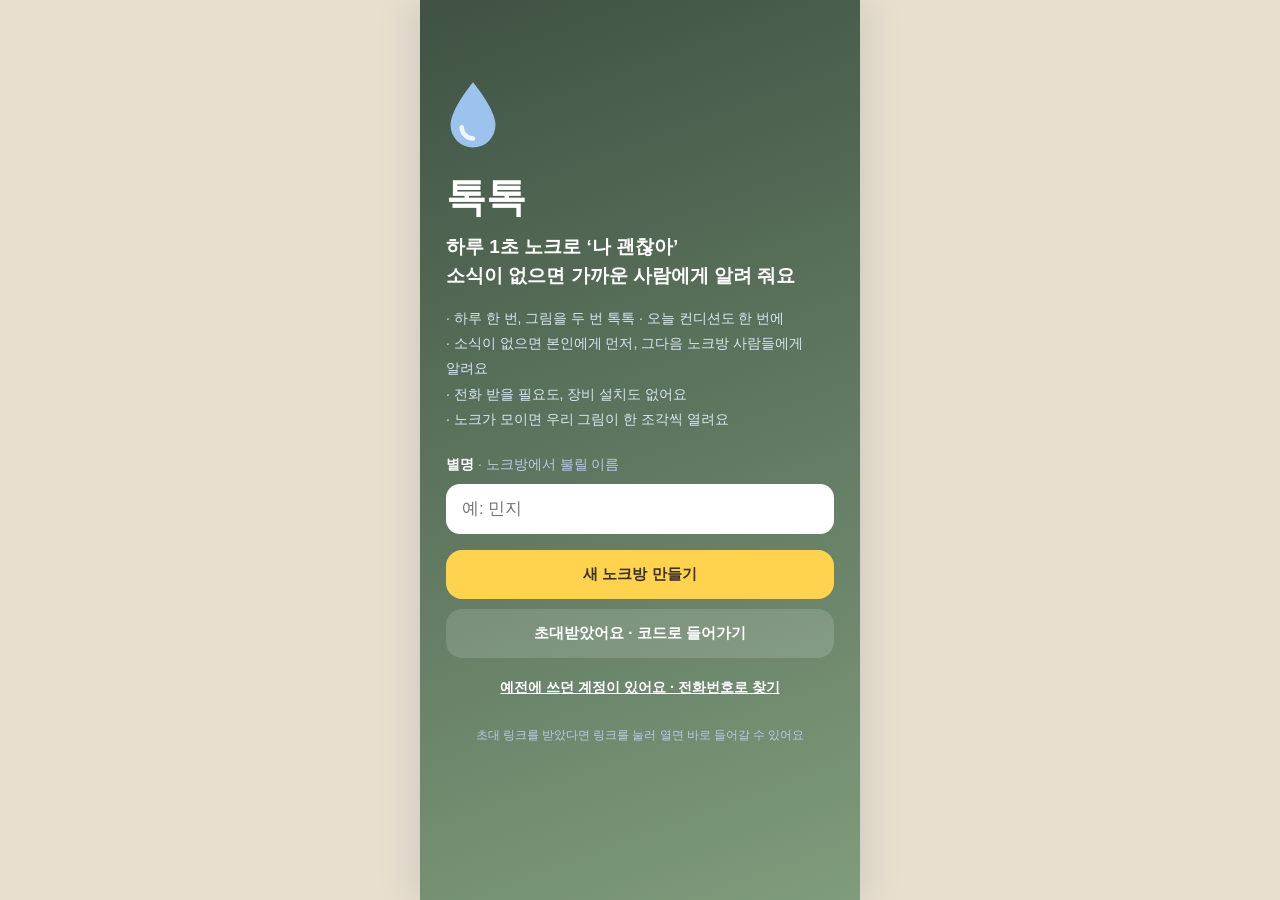
<file: index.html>
<!doctype html>
<html lang="ko">
<head>
<meta charset="utf-8">
<meta name="viewport" content="width=device-width, initial-scale=1, viewport-fit=cover, user-scalable=no">
<meta name="theme-color" content="#14284b">
<title>톡톡</title>
<link rel="icon" type="image/svg+xml" href="./favicon.svg?v=12">
<link rel="manifest" href="./manifest.webmanifest?v=11">
<link rel="apple-touch-icon" href="./icon-180.png?v=11">
<meta name="apple-mobile-web-app-capable" content="yes">
<meta name="mobile-web-app-capable" content="yes">
<meta name="apple-mobile-web-app-status-bar-style" content="default">
<meta name="apple-mobile-web-app-title" content="톡톡">
<meta name="description" content="하루 1초 노크로 가까운 사람과 오늘을 주고받는 안부 앱">
<meta property="og:type" content="website">
<meta property="og:title" content="톡톡 · 하루 1초 안부">
<meta property="og:description" content="하루 한 번 두 번 톡톡, 가까운 사람과 ‘오늘도 괜찮아’를 주고받아요. 소식이 없으면 먼저 알려 줘요.">
<meta property="og:image" content="https://chulheelim30-cmyk.github.io/ttokttok/og.png">
<meta property="og:url" content="https://chulheelim30-cmyk.github.io/ttokttok/">
<meta name="twitter:card" content="summary_large_image">
<link rel="stylesheet" href="./app-21865120.css">
<script src="./kakao.js?v=1"></script>
<script type="module" src="./app-708468b4.js?v=9"></script>
<script src="./pwa.js?v=2" defer></script>
<script src="./back.js?v=2" defer></script>
<script src="./push.js?v=4" defer></script>
<script src="./mood.js?v=10" defer></script><script src="./ptr.js?v=4" defer></script>
<script src="./rooms.js?v=33" defer></script>
<script src="./account.js?v=1" defer></script>
<script src="./qrlib.js?v=1" defer></script><script src="./qr.js?v=1" defer></script><script src="./help.js?v=4" defer></script><script src="./lang.js?v=1" defer></script>
<script src="./anim.js?v=10" defer></script>
<script src="./easy.js?v=1" defer></script><script src="./puzzle.js?v=5" defer></script>
<style>
.pic-btn{display:block;width:100%;border:0;padding:0;margin-top:10px;cursor:pointer;touch-action:manipulation;-webkit-tap-highlight-color:transparent;box-shadow:0 10px 26px rgba(20,40,75,.16);font:inherit}
.board-in{position:absolute;inset:0}
.board-in>img{position:absolute;inset:0;width:100%;height:100%;object-fit:cover;display:block}
.pic-chip{position:absolute;left:10px;top:10px;background:rgba(20,40,75,.85);color:#fff;border-radius:999px;padding:5px 11px;font-size:12.5px;font-weight:800;pointer-events:none}
.pic-btn .ripple{inset:auto;left:50%;top:50%;width:110px;height:110px;margin:-55px 0 0 -55px;border:4px solid #ffd34d;border-radius:50%}
.grid .open.flash{animation:flb 1.1s ease-out forwards}
@keyframes flb{0%{opacity:1;transform:scale(1);background:#ffd34d}55%{opacity:.95;transform:scale(1.08);background:#ffd34d}100%{opacity:0;transform:scale(.6);background:#ffd34d}}
.knock-head{font-size:20px;font-weight:900;color:var(--navy);text-align:center}
.knockwrap .cap{margin-top:6px}
.kdots{display:grid;grid-template-columns:repeat(15,minmax(0,1fr));gap:5px;margin-top:10px}
.kdots i{display:block;aspect-ratio:1;border-radius:50%;background:#e3e9f2}
.kdots i.on{background:var(--navy)}
.kdots i.me{box-shadow:0 0 0 2px #fff,0 0 0 3px var(--gold)}
.kdots i.me.on{background:var(--gold)}
.th.blur img{filter:blur(9px) saturate(.8);transform:scale(1.2)}
.th.blur .lock{background:rgba(223,231,241,.45);color:#14284b}
.plus-card{display:block;width:calc(100% - 28px);border:0;background:linear-gradient(135deg,#14284b,#1f5fa8);font:inherit;cursor:pointer}
.plus-hero{background:linear-gradient(135deg,#14284b,#1f5fa8);border-radius:20px;padding:20px 18px;color:#fff}
.plus-badge{display:inline-block;background:#ffd34d;color:#14284b;font-size:12px;font-weight:900;border-radius:999px;padding:4px 10px}
.plus-h{font-size:24px;font-weight:900;line-height:1.3;margin-top:10px}
.plus-s{font-size:13px;color:#dbe6f4;margin-top:6px}
.plus-f{display:flex;gap:12px;align-items:flex-start;background:#fff;border-radius:14px;padding:12px 14px;margin-top:8px}
.plus-f>b{width:24px;height:24px;flex:none;border-radius:50%;background:#e7f0fb;color:var(--blue);display:flex;align-items:center;justify-content:center;font-size:13px}
.plus-f>b.ok{background:#e4f5ec;color:var(--ok)}
.plus-f .t1{font-size:14px}
.plus-price{display:flex;flex-direction:column;align-items:center;gap:2px;margin:16px 0 10px;text-align:center}
.plus-price b{font-size:20px;color:var(--navy)}
.plus-price span{font-size:12px;color:var(--mut)}
.plus-go{background:#ffd34d;color:#14284b}
.plus-go:disabled{background:#e3e9f2;color:var(--mut)}
.thb{display:block;width:100%;border:0;padding:0;background:none;font:inherit;cursor:pointer;text-align:center}
.pv{position:relative;aspect-ratio:6/5;border-radius:18px;overflow:hidden;background:#dfe7f1}
.pv img{position:absolute;inset:0;width:100%;height:100%;object-fit:cover;display:block}
.pv img.pv-blur{filter:blur(14px) saturate(.8);transform:scale(1.2)}
.vbadge{width:15px;height:15px;vertical-align:-2px;margin-left:3px;display:inline-block}
.gold-chip{position:absolute;right:10px;top:10px;background:rgba(255,211,77,.95);color:#14284b;border-radius:999px;padding:5px 10px;font-size:12px;font-weight:800;pointer-events:none}
.grid .open.gold{opacity:1;transform:none;background:transparent;box-shadow:inset 0 0 0 3px #ffd34d;display:flex;align-items:flex-start;justify-content:flex-end}
.grid .open.gold.flash{animation:none}
.gstar{font-style:normal;color:#ffd34d;font-size:13px;line-height:1;margin:3px 4px 0 0;text-shadow:0 1px 2px rgba(20,40,75,.6)}
.gold-burst{width:84px;height:84px;margin:6px auto 0;border-radius:50%;background:radial-gradient(circle at 35% 30%,#ffe9a0,#e0a92e);color:#fff;font-size:44px;line-height:84px;box-shadow:0 0 0 10px rgba(255,211,77,.25),0 10px 26px rgba(224,169,46,.45)}
.gold-h{font-size:24px;font-weight:900;color:var(--navy);margin-top:14px}
.rel .beta-only{display:none!important}
.board-in>video,.pv video{position:absolute;inset:0;width:100%;height:100%;object-fit:cover;display:block}
.th video{width:100%;height:100%;object-fit:cover;display:block}
.th.blur video{filter:blur(9px) saturate(.8);transform:scale(1.2)}
.pv video.pv-blur{filter:blur(14px) saturate(.8);transform:scale(1.2)}
/* ===== 종이 테마 + 풍년이 ===== */
:root{--paper:#fbf8f2;--ink:#23324a;--marker:#ff8a3d}
html,body{background:#ece6da;color:var(--ink)}
#app{background:var(--paper)}
.logo{font-weight:800;font-size:21px;color:var(--ink)}
#logoDrop{display:none}
.paw-logo{width:28px;height:28px;flex:none;transform:rotate(-8deg)}
.card{background:#fff;border-radius:14px;box-shadow:0 2px 8px rgba(35,50,74,.08)}
.card.plus-card{background:linear-gradient(135deg,#14284b,#1f5fa8)}
.card.plus-card .t3{color:#dbe6f4}
.chip{background:#fff2b8;color:var(--ink)}
.chip.g{background:#dcf3e5;color:#1e6b44}
.chip.y{background:#ffe3ea;color:#8a3550}
.nav{background:#fff}
.nav button.on{color:#b4480b}
.day-line{font-size:14px;font-weight:600;color:#6a7a92;padding:6px 22px 0 22px}
.polaroid{position:relative;margin:18px 20px 8px;padding:12px 12px 14px;border-radius:4px;transform:rotate(.8deg);box-shadow:0 4px 12px rgba(35,50,74,.14)}
.polaroid .pic-btn{border-radius:2px;box-shadow:none;margin-top:8px}
.polaroid .tape{position:absolute;top:-9px;width:68px;height:20px;z-index:2;pointer-events:none}
.polaroid .t1a{left:30px;background:rgba(255,224,102,.8);transform:rotate(-9deg)}
.polaroid .t2a{right:28px;background:rgba(255,209,224,.85);transform:rotate(8deg)}
.pic-chip{background:#fff2b8;color:var(--ink);border-radius:4px}
.ok-stamp{position:absolute;right:-6px;bottom:-14px;z-index:5;width:74px;height:74px;border:3px dashed #ff7b95;border-radius:50%;color:#e2506e;font-weight:800;font-size:13px;line-height:1;text-align:center;display:none;flex-direction:column;align-items:center;justify-content:center;gap:1px;transform:rotate(-14deg);background:rgba(255,255,255,.85);pointer-events:none}
.ok-stamp svg{width:36px;height:36px;opacity:.9}
.polaroid.done .ok-stamp{display:flex;animation:okst .45s cubic-bezier(.2,.9,.3,1.3) .9s both}
@keyframes okst{0%{opacity:0;transform:scale(2.2) rotate(-25deg)}60%{opacity:1;transform:scale(.92) rotate(-12deg)}100%{opacity:1;transform:scale(1) rotate(-14deg)}}
.knockwrap{margin-top:6px}
.pung{position:relative;display:flex;align-items:flex-end;gap:2px;padding:0 18px 0 14px;width:100%;box-sizing:border-box}
.pung-cat{width:120px;height:110px;flex:none;overflow:visible}
.pung-talk{flex:1;padding-bottom:16px;text-align:left}
.pung-name{font-size:13px;font-weight:700;color:#6a7a92;margin:0 0 3px 6px}
.pung-say.knock-head{display:inline-block;background:#fff;border:2px solid var(--ink);border-radius:16px 16px 16px 4px;padding:6px 14px;font-size:18px;font-weight:800;color:var(--ink);text-align:left}
.knockwrap .cap{margin-top:4px}
/* 풍년이: 기본 상태 */
.pung .eye-focus,.pung .eye-happy,.pung .mouth-happy,.pung .arm-up,.pung .impact{display:none}
.pung .blush{opacity:0;transition:opacity .3s}
.pung .ear-l{transform-origin:76px 104px}.pung .ear-r{transform-origin:124px 104px}
.pung .tail{transform-origin:142px 168px}
/* 1) 두드리는 순간: 눈 집중, 앞발 쭉, 톡! */
.pung.tap .eye-open,.pung.tap .arm-rest{display:none}
.pung.tap .eye-focus,.pung.tap .arm-up,.pung.tap .impact{display:inline}
.pung.tap .arm-up{animation:pawhit .32s ease-out;transform-origin:130px 124px}
.pung.tap .impact{animation:impact .4s ease-out both}
.pung.tap .ear-l{animation:earl .3s ease-out}.pung.tap .ear-r{animation:earr .3s ease-out}
@keyframes pawhit{0%{transform:rotate(18deg)}45%{transform:rotate(-10deg) translateX(3px)}100%{transform:rotate(0)}}
@keyframes impact{0%{opacity:0;transform:scale(.6)}30%{opacity:1;transform:scale(1.1)}100%{opacity:0;transform:scale(1)}}
@keyframes earl{50%{transform:rotate(-12deg)}}@keyframes earr{50%{transform:rotate(12deg)}}
/* 2) 노크 완료: 웃는 눈, 볼 빨개짐, 꼬리 살랑 */
.pung.done:not(.tap) .eye-open,.pung.done:not(.tap) .mouth-rest{display:none}
.pung.done:not(.tap) .eye-happy,.pung.done:not(.tap) .mouth-happy{display:inline}
.pung.done .blush{opacity:.8}
.pung.done .tail{animation:wag 1.8s ease-in-out infinite}
@keyframes wag{0%,100%{transform:rotate(0)}50%{transform:rotate(-14deg)}}
/* 3) 하트가 앞발에서 그림 쪽으로 */
.fly-heart{position:absolute;left:118px;bottom:78px;width:26px;height:24px;opacity:0;pointer-events:none}
.fly-heart svg{width:100%;height:100%;display:block}
.fly-heart.h2{width:17px;height:16px}.fly-heart.h3{width:13px;height:12px}
.pung.hearts .h1{animation:fly1 1.15s cubic-bezier(.3,.7,.4,1) forwards}
.pung.hearts .h2{animation:fly2 1.05s cubic-bezier(.3,.7,.4,1) .12s forwards}
.pung.hearts .h3{animation:fly3 .95s cubic-bezier(.3,.7,.4,1) .22s forwards}
@keyframes fly1{0%{opacity:0;transform:translate(0,0) scale(.3)}15%{opacity:1;transform:translate(6px,-10px) scale(1.15)}100%{opacity:0;transform:translate(70px,-170px) scale(.9) rotate(12deg)}}
@keyframes fly2{0%{opacity:0;transform:translate(0,0) scale(.3)}20%{opacity:1}100%{opacity:0;transform:translate(26px,-140px) scale(1) rotate(-14deg)}}
@keyframes fly3{0%{opacity:0;transform:translate(0,0) scale(.3)}20%{opacity:1}100%{opacity:0;transform:translate(104px,-120px) scale(1) rotate(20deg)}}
.kdots i.me.on{background:#ffb3c7}
@media (prefers-reduced-motion:reduce){.pung *,.fly-heart,.ok-stamp{animation:none!important}}
.about{padding:4px 20px 0}
.about-hero{display:flex;align-items:center;gap:10px;background:#fff;border-radius:16px;padding:12px 14px;box-shadow:0 2px 8px rgba(35,50,74,.08)}
.about-hero svg{width:96px;height:96px;flex:none}
.about-h{font-size:22px;font-weight:800;color:var(--ink)}
.about-s{font-size:15px;color:#4a5a72;margin-top:4px}
.about-sec{font-size:17px;font-weight:800;color:var(--ink);margin:22px 2px 8px}
.about-steps{margin:0;padding:0 0 0 22px}
.about-steps li{margin:0 0 12px;color:var(--ink)}
.about-steps li b{display:block;font-size:16px}
.about-steps li span{display:block;font-size:14.5px;color:#4a5a72;line-height:1.55;margin-top:2px}
.about-story{background:#fff;border-radius:14px;padding:6px 16px;box-shadow:0 2px 8px rgba(35,50,74,.06)}
.about-story p{font-size:15px;line-height:1.75;color:#2f3d55;margin:12px 0}
.about-sign{text-align:right;font-weight:700;color:#6a7a92!important}
.emo-grid{display:grid;grid-template-columns:repeat(4,minmax(0,1fr));gap:8px}
.emo{border-radius:12px;padding:6px 2px 8px;display:flex;flex-direction:column;align-items:center;border:1.5px solid #e2e7ef}
.emo svg{width:64px;height:64px}
.emo b{font-size:12px;color:var(--ink);text-align:center;line-height:1.2;margin-top:2px}
.about-note{font-size:13px;color:#6a7a92;margin-top:18px;line-height:1.6}
.about-note a{color:#2a5fb5}
.about-link{display:block;width:calc(100% - 32px);background:none;border:0;text-decoration:underline;color:#6a7a92;padding:10px 0}
</style>
<link rel="stylesheet" href="./theme.css?v=8">
</head>
<body>
<div id="app">

<!-- 노크 -->
<section class="view" id="v-knock">
<div class="day-line" id="dayLine"></div>
<div class="top"><div class="logo"><span id="logoDrop"></span><svg class="paw-logo" viewBox="0 0 120 120" aria-hidden="true"><path d="M60 60C72 60 83 67 86 78C89 89 84 98 76 96C71 95 67 101 60 101C53 101 49 95 44 96C36 98 31 89 34 78C37 67 48 60 60 60Z" fill="#ffb3c7" stroke="#23324a" stroke-width="6" stroke-linejoin="round"/><ellipse cx="30" cy="45" rx="9" ry="11" transform="rotate(-22 30 45)" fill="#ffb3c7" stroke="#23324a" stroke-width="5.5"/><ellipse cx="49" cy="31" rx="9.5" ry="12" transform="rotate(-7 49 31)" fill="#ffb3c7" stroke="#23324a" stroke-width="5.5"/><ellipse cx="71" cy="31" rx="9.5" ry="12" transform="rotate(7 71 31)" fill="#ffb3c7" stroke="#23324a" stroke-width="5.5"/><ellipse cx="90" cy="45" rx="9" ry="11" transform="rotate(22 90 45)" fill="#ffb3c7" stroke="#23324a" stroke-width="5.5"/></svg>톡톡</div><button class="chip" onclick="openRooms()"><span id="roomName">우리 가족 노크방</span> ▾<i id="roomDot"></i></button></div>
<h1 class="hello">오늘 안부, 톡톡 전해 볼까요?<small>그림을 두 번 두드리면 마음이 전해져요</small></h1>
<div class="card polaroid" id="polaroid"><i class="tape t1a"></i><i class="tape t2a"></i><div class="ok-stamp" aria-hidden="true"><svg viewBox="0 0 120 120"><path d="M60 60C72 60 83 67 86 78C89 89 84 98 76 96C71 95 67 101 60 101C53 101 49 95 44 96C36 98 31 89 34 78C37 67 48 60 60 60Z" fill="#ff8fa8"/><ellipse cx="30" cy="45" rx="9" ry="11" transform="rotate(-22 30 45)" fill="#ff8fa8"/><ellipse cx="49" cy="31" rx="9.5" ry="12" transform="rotate(-7 49 31)" fill="#ff8fa8"/><ellipse cx="71" cy="31" rx="9.5" ry="12" transform="rotate(7 71 31)" fill="#ff8fa8"/><ellipse cx="90" cy="45" rx="9" ry="11" transform="rotate(22 90 45)" fill="#ff8fa8"/></svg><span>톡톡!</span></div>
<div class="row"><div><div class="t1" id="picTitle">1번째 우리 그림</div><div class="t2" id="picSub">협업 작가 · 「은행잎 지는 저녁」</div></div><div class="sp"></div><div class="t1" style="color:var(--blue);display:none" id="picCount">0/30</div></div>
<div class="bar" style="display:none"><i id="picBar" style="width:0"></i></div>
<button class="board pic-btn" id="knockBtn" aria-label="그림을 두 번 두드려 노크"><div class="board-in" id="board"></div><span class="pic-chip" id="picChip">0/30조각</span><span id="knockDrop" hidden></span><b id="knockLabel" hidden>또옥, 또옥</b></button>
</div>
<div class="knockwrap">
<div class="pung" id="pung"><svg class="pung-cat" viewBox="0 0 220 200" aria-hidden="true"><g class="tail"><path d="M140 170 Q178 166 172 134" fill="none" stroke="#23324a" stroke-width="11" stroke-linecap="round"/><path d="M140 170 Q178 166 172 134" fill="none" stroke="#9aa6ba" stroke-width="6" stroke-linecap="round"/></g><path d="M58 178 C50 128 70 100 100 100 C130 100 150 128 142 178 Z" fill="#9aa6ba" stroke="#23324a" stroke-width="4.5"/><path d="M80 150 Q100 140 120 150 Q118 172 100 176 Q82 172 80 150 Z" fill="#c4ccd9"/><g class="ear-l"><path d="M70 112 L64 80 L88 102" fill="#9aa6ba" stroke="#23324a" stroke-width="4.5" stroke-linejoin="round"/><path d="M70 104 L68 88 L80 100" fill="#ffc4d2"/></g><g class="ear-r"><path d="M130 112 L136 80 L112 102" fill="#9aa6ba" stroke="#23324a" stroke-width="4.5" stroke-linejoin="round"/><path d="M130 104 L132 88 L120 100" fill="#ffc4d2"/></g><g class="eye-open"><circle cx="87" cy="130" r="5.5" fill="#7cc48a" stroke="#23324a" stroke-width="2"/><circle cx="113" cy="130" r="5.5" fill="#7cc48a" stroke="#23324a" stroke-width="2"/><circle cx="87" cy="130" r="2" fill="#23324a"/><circle cx="113" cy="130" r="2" fill="#23324a"/></g><g class="eye-focus"><circle cx="89" cy="129" r="6.5" fill="#7cc48a" stroke="#23324a" stroke-width="2"/><circle cx="115" cy="129" r="6.5" fill="#7cc48a" stroke="#23324a" stroke-width="2"/><circle cx="91" cy="128" r="3.4" fill="#23324a"/><circle cx="117" cy="128" r="3.4" fill="#23324a"/></g><g class="eye-happy"><path d="M80 131 Q87 123 94 131 M106 131 Q113 123 120 131" fill="none" stroke="#23324a" stroke-width="3.8" stroke-linecap="round"/></g><path d="M97 138 L100 141 L103 138 Z" fill="#ff9bb3" stroke="#23324a" stroke-width="1.5" stroke-linejoin="round"/><path class="mouth-rest" d="M94 145 Q97 149 100 145 Q103 149 106 145" fill="none" stroke="#23324a" stroke-width="3" stroke-linecap="round"/><path class="mouth-happy" d="M92 144 Q100 156 108 144" fill="#ff9bb3" stroke="#23324a" stroke-width="3" stroke-linecap="round" stroke-linejoin="round"/><ellipse class="blush" cx="76" cy="146" rx="7" ry="4" fill="#ff9bb3" opacity=".75"/><ellipse class="blush" cx="124" cy="146" rx="7" ry="4" fill="#ff9bb3" opacity=".75"/><path d="M78 140 L60 136 M78 146 L60 148 M122 140 L140 136 M122 146 L140 148" stroke="#23324a" stroke-width="2.4" stroke-linecap="round"/><g class="arm-rest"><path d="M126 150 C132 162 136 170 134 178" fill="none" stroke="#23324a" stroke-width="11" stroke-linecap="round"/><path d="M126 150 C132 162 136 170 134 178" fill="none" stroke="#9aa6ba" stroke-width="6" stroke-linecap="round"/></g><g class="arm-up"><path d="M130 124 C146 104 160 88 170 76" fill="none" stroke="#23324a" stroke-width="12" stroke-linecap="round"/><path d="M130 124 C146 104 160 88 170 76" fill="none" stroke="#9aa6ba" stroke-width="7" stroke-linecap="round"/><circle cx="172" cy="74" r="10" fill="#9aa6ba" stroke="#23324a" stroke-width="3.5"/><circle cx="175" cy="77" r="4" fill="#ffb3c7"/><circle cx="168" cy="68" r="2.2" fill="#ffb3c7"/><circle cx="175" cy="66" r="2.2" fill="#ffb3c7"/><circle cx="181" cy="70" r="2.2" fill="#ffb3c7"/></g><g class="impact"><path d="M188 58 l10 -8 M192 74 l13 0 M188 90 l10 7" stroke="#23324a" stroke-width="3.2" stroke-linecap="round"/><text x="186" y="44" font-size="18" font-weight="800" fill="#e2603c" font-family="-apple-system,sans-serif">톡</text></g><path d="M74 188 Q100 196 126 188" fill="none" stroke="#23324a" stroke-width="3" stroke-linecap="round" opacity=".35"/></svg><span class="fly-heart h1" aria-hidden="true"><svg viewBox="0 0 32 30"><path d="M16 28 C16 24 2 18 2 9 C2 3 8 1 12 3 C14 4 15 6 16 8 C17 6 18 4 20 3 C24 1 30 3 30 9 C30 18 16 24 16 28 Z" fill="#ff7b95" stroke="#23324a" stroke-width="2"/></svg></span><span class="fly-heart h2" aria-hidden="true"><svg viewBox="0 0 32 30"><path d="M16 28 C16 24 2 18 2 9 C2 3 8 1 12 3 C14 4 15 6 16 8 C17 6 18 4 20 3 C24 1 30 3 30 9 C30 18 16 24 16 28 Z" fill="#ffb3c7" stroke="#23324a" stroke-width="2"/></svg></span><span class="fly-heart h3" aria-hidden="true"><svg viewBox="0 0 32 30"><path d="M16 28 C16 24 2 18 2 9 C2 3 8 1 12 3 C14 4 15 6 16 8 C17 6 18 4 20 3 C24 1 30 3 30 9 C30 18 16 24 16 28 Z" fill="#ff9bb3" stroke="#23324a" stroke-width="2"/></svg></span><div class="pung-talk"><div class="pung-name">풍년이</div><div class="knock-head pung-say" id="knockHead">...잘 있어?</div></div></div>
<div class="cap" id="knockCap">그림을 <b>두 번</b> 두드리면 노크방에 오늘의 안부가 가요</div>
<div class="chips"><span class="chip" id="streakChip">0일 연속 노크</span><span class="chip beta-only" id="goldChip" style="background:#fff1d6;color:#8a5a00;display:none">황금 조각 1개 숨어 있어요</span><span class="chip g" id="todayChip" style="display:none">오늘 0/1명 노크</span><button class="chip" style="background:#14284b;color:#fff;display:none" onclick="openSound()" id="soundChip">♪ 물방울</button></div>
</div>
<div class="card"><div class="row"><div class="t1" style="font-size:14px">오늘 노크한 사람</div><div class="sp"></div><div class="t3" id="dotCnt"></div></div><div class="kdots" id="dots"></div></div>
<button class="small about-link" onclick="document.getElementById('aboutSheet').classList.add('on')">톡톡은 어떤 앱이에요? · 쓰는 법과 만든 이유</button>
</section>

<!-- 노크방 -->
<section class="view hide" id="v-room">
<div class="top"><button class="logo" style="font-size:18px;text-align:left" onclick="openRooms()"><span id="roomTitle">우리 가족 노크방</span> ▾</button><div class="sp"></div><span class="chip" id="roomCnt">1명</span><button class="chip" style="margin-left:6px;background:#14284b;color:#fff" onclick="openManage()">관리</button></div>
<div class="card"><div class="t3" id="todayLabel">오늘</div><div id="members"></div></div>
<div class="card"><div class="row"><div class="t1">우리 그림</div><div class="sp"></div><div class="t3">노크 한 번에 한 조각</div></div>
<div class="bar"><i id="groupBar" style="width:0;background:var(--gold)"></i></div><div class="t3" style="margin-top:6px" id="groupTxt"></div></div>
<div class="card" style="text-align:center"><div class="t2">가까운 사람 초대</div><div class="code" id="inviteCode">------</div>
<button class="btn bp" onclick="shareInvite()">초대 링크 보내기</button>
<button class="btn bs" style="margin-top:8px" onclick="showInviteQR()">QR 코드로 초대하기</button>
<button class="btn bs" style="margin-top:8px" onclick="openInvitePhone()">전화번호로 초대하기</button>
<div class="t3" style="margin-top:8px">링크를 받은 사람이 누르면 바로 이 노크방에 들어와요 · 공개 피드 없음 · 최대 30명</div></div>
</section>

<!-- 그림첩 -->
<section class="view hide" id="v-album">
<div class="top"><div class="logo" style="font-size:18px">내 그림첩</div><span class="chip" id="albumCnt">0/12장</span></div>
<div class="card"><div class="albumgrid" id="albumGrid"></div></div>
<div class="card"><div class="row"><div class="av" style="background:var(--gold)">그림</div><div><div class="t1">함께 채우는 그림</div><div class="t3">노크방이 그림 한 장을 다 채우면 다음 그림이 열려요</div></div></div></div>
</section>

<!-- 설정 -->
<section class="view hide" id="v-set">
<div class="top"><div class="logo" style="font-size:18px">설정</div></div>
<div class="card" style="cursor:pointer" onclick="showHelp()"><div class="set" style="border:0;padding:0"><div><div class="t1" style="font-size:14px">맞춤 복지</div><div class="t3">받을 수 있는 제도와 문의처</div></div><div class="sp"></div><span class="mini bs">보기</span></div></div>
<div class="card" id="opCard" style="display:none"><div class="row"><div class="t1" style="font-size:14px">운영자 · 화면 모드</div><div class="sp"></div><span class="chip y">나만 보여요</span></div><div class="t3" id="opModeTxt" style="margin-top:4px"></div><div class="row" style="gap:8px;margin-top:10px"><button class="btn bs" id="opBeta" style="flex:1;padding:12px" onclick="setViewMode(0)">현재 버전</button><button class="btn bs" id="opRel" style="flex:1;padding:12px" onclick="setViewMode(1)">토스 버전</button></div><button class="btn bw" style="margin-top:8px;padding:12px" onclick="opGallery()">모든 그림 미리보기</button></div>
<button class="card plus-card" style="display:none" onclick="openPlus()"><div class="row"><div style="text-align:left"><div class="t1" style="font-size:15px;color:#fff">톡톡 플러스</div><div class="t3" id="plusSetTxt" style="color:#dbe6f4">멀리 있는 가족·친구 안부를 더 확실하게 · 베타 기간 무료</div></div><div class="sp"></div><span class="mini" style="background:#ffd34d;color:#14284b">알아보기</span></div></button>
<div class="card">
<div class="set" style="display:block"><div class="row"><div class="t1" style="font-size:14px">안부 기준 시간</div><div class="sp"></div><div class="t1" id="thVal">48시간</div></div>
<input type="range" min="12" max="72" step="6" value="48" id="thRange"><div class="row t3"><span>12시간</span><div class="sp"></div><span>72시간</span></div>
<div class="t3" style="margin-top:4px">이 시간 동안 노크도 없고 앱도 안 열면 먼저 나에게 “괜찮아요?”, 3시간 뒤에도 소식이 없으면 노크방 사람들에게 알림이 가요 (알림을 켠 사람만)</div></div>
<div class="set" style="display:block"><div class="row"><div><div class="t1" style="font-size:14px">휴대폰 알림</div><div class="t3" id="pushTxt">확인 중…</div></div><div class="sp"></div><button class="mini" id="pushBtn" style="display:none">켜기</button></div><button class="btn bw" id="pushTest" style="display:none;margin-top:8px;padding:10px" onclick="ttPushTest()">테스트 알림 보내기</button></div>
<div class="set"><div><div class="t1" style="font-size:14px">노크 소리</div><div class="t3" id="soundSetTxt">물방울 · 가까운 사람 휴대폰에서도 이 소리로 울려요</div></div><div class="sp"></div><button class="mini bs" onclick="openSound()">고르기</button></div>
<div class="set"><div><div class="t1" style="font-size:14px">잠시 멈춤</div><div class="t3">여행·입원 때 노크방에 ‘잠시 멈춤’으로 보여요</div></div><div class="sp"></div><button class="sw" id="pauseSw" onclick="togglePause()"></button></div>
<div class="set"><div><div class="t1" style="font-size:14px">내 전화번호</div><div class="t3" id="phoneTxt">등록 안 함 · 친구 찾기·초대에 써요</div></div><div class="sp"></div><button class="mini bs" onclick="openPhone()">등록</button></div>
<div class="set"><div><div class="t1" style="font-size:14px">내 계정 지키기 (전화번호)</div><div class="t3" id="loginSetTxt">앱을 지워도 번호와 비밀번호로 다시 찾아요</div></div><div class="sp"></div><button class="mini bs" id="loginSetBtn" onclick="ttLogin('set')">등록</button></div>
<div class="set"><div><div class="t1" style="font-size:14px">계정 이어하기</div><div class="t3">앱을 새로 깔거나 폰을 바꿔도 노크방·기록을 그대로</div></div><div class="sp"></div><button class="mini bs" onclick="ttTransfer()">열기</button></div>
<div class="set"><div><div class="t1" style="font-size:14px">내 노크방</div><div class="t3">노크방 고르기 · 새로 만들기 · 코드로 들어가기</div></div><div class="sp"></div><button class="mini bs" onclick="openRooms()">열기</button></div>
<div class="set"><div><div class="t1" style="font-size:14px">톡톡 이야기</div><div class="t3">쓰는 법 · 만든 이유 · 풍년이 이모티콘</div></div><div class="sp"></div><button class="mini bs" onclick="document.getElementById('aboutSheet').classList.add('on')">보기</button></div>
<div class="set"><div><div class="t1" style="font-size:14px">내 이름</div><div class="t3" id="myNameTxt"></div></div><div class="sp"></div><button class="mini bs" onclick="openRename()">바꾸기</button></div>
<div class="set"><div><div class="t1" style="font-size:14px">내 기록 모두 지우기</div><div class="t3">탈퇴 · 이름·전화번호·계정을 지워요</div></div><div class="sp"></div><button class="mini" style="background:#fde8e6;color:#c0392b" onclick="ttDeleteMe()">지우기</button></div>
</div>
<!-- 개발용 패널: 검수 신청 전에 지워요 (src/main.js의 SHOW_DEMO 값을 false로) -->
<div class="card demo" id="demoPanel">
<div class="t1">체험용 시간 이동 (개발용)</div><div class="t3" style="margin:4px 0 10px">시간이 지나면 일어나는 일을 바로 확인해 볼 수 있어요</div>
<button class="btn bw" onclick="nextDay()">다음 날로 넘어가기 (+1일)</button>
<button class="btn bw" style="margin-top:8px" onclick="simulateMissed()">48시간 노크 없음 → “괜찮아요?” 체험</button>
<button class="btn bw" style="margin-top:8px" onclick="openFull('alert')">가까운 사람이 받는 알림 보기</button>
<button class="btn bw" style="margin-top:8px" onclick="fillPicture()">그림 완성 직전까지 채우기</button>
<button class="btn" style="margin-top:8px;color:#c0392b" id="resetBtn" onclick="resetAll()">처음부터 다시 (데이터 초기화)</button>
</div>
<div class="small">응급 구조 서비스가 아닙니다 · 위치·건강 정보는 받지 않아요<br>톡톡 v1.0 베타<br><a href="./privacy.html" style="color:inherit;text-decoration:underline">개인정보처리방침</a></div>
</section>

<nav class="nav">
<button data-v="knock" class="on" onclick="go('knock')"><svg viewBox="0 0 24 24"><path d="M20.5 11H19V7c0-1.1-.9-2-2-2h-4V3.5C13 2.12 11.88 1 10.5 1S8 2.12 8 3.5V5H4c-1.1 0-1.99.9-1.99 2v3.8H3.5c1.49 0 2.7 1.21 2.7 2.7s-1.21 2.7-2.7 2.7H2V20c0 1.1.9 2 2 2h3.8v-1.5c0-1.49 1.21-2.7 2.7-2.7 1.49 0 2.7 1.21 2.7 2.7V22H17c1.1 0 2-.9 2-2v-4h1.5c1.38 0 2.5-1.12 2.5-2.5S21.88 11 20.5 11z" fill="currentColor"/></svg>노크</button>
<button data-v="room" onclick="go('room')"><svg viewBox="0 0 24 24" fill="currentColor"><circle cx="8" cy="9" r="3.2"/><circle cx="16" cy="9" r="3.2"/><path d="M2 19c0-3.3 2.7-5.5 6-5.5s6 2.2 6 5.5z"/><path d="M10 19c0-3.3 2.7-5.5 6-5.5s6 2.2 6 5.5z" opacity=".6"/></svg>노크방</button>
<button data-v="album" onclick="go('album')"><svg viewBox="0 0 24 24" fill="currentColor"><rect x="3" y="3" width="8" height="8" rx="2"/><rect x="13" y="3" width="8" height="8" rx="2" opacity=".6"/><rect x="3" y="13" width="8" height="8" rx="2" opacity=".6"/><rect x="13" y="13" width="8" height="8" rx="2"/></svg>그림첩</button>
<button data-v="set" onclick="go('set')"><svg viewBox="0 0 24 24" fill="currentColor"><path d="M12 8.5a3.5 3.5 0 1 0 0 7 3.5 3.5 0 0 0 0-7zm9 3.5l-2.2-.6a7 7 0 0 0-.8-1.9l1.1-2-1.6-1.6-2 1.1a7 7 0 0 0-1.9-.8L13 3h-2l-.6 2.2a7 7 0 0 0-1.9.8l-2-1.1-1.6 1.6 1.1 2a7 7 0 0 0-.8 1.9L3 11v2l2.2.6c.2.7.4 1.3.8 1.9l-1.1 2 1.6 1.6 2-1.1c.6.4 1.2.6 1.9.8L11 21h2l.6-2.2c.7-.2 1.3-.4 1.9-.8l2 1.1 1.6-1.6-1.1-2c.4-.6.6-1.2.8-1.9L21 13z"/></svg>설정</button>
</nav><script>try{(function(){var v=sessionStorage.getItem('tt-ptr-tab');if(!v||!/^(room|album)$/.test(v))return;var a=document.querySelectorAll('.view');for(var i=0;i<a.length;i++)a[i].classList.toggle('hide',a[i].id!=='v-'+v);var b=document.querySelectorAll('.nav button');for(var j=0;j<b.length;j++)b[j].classList.toggle('on',b[j].getAttribute('data-v')===v);})()}catch(e){}</script>

<!-- 노크 소리 고르기 -->
<div class="sheet" id="soundSheet"><div class="dim" onclick="closeSound()"></div><div class="pan"><div class="grab"></div>
<div class="top"><div class="logo" style="font-size:18px">노크 소리 고르기</div></div>
<div class="small" style="text-align:left;margin:0 18px 6px">두 번 두드릴 때마다 한 번씩 울려요. 내 노크는 <b>가까운 사람 휴대폰에서도 이 소리로</b> 들려요.</div>
<div id="soundList"></div>
<div class="small">▶ 눌러서 미리 들어 보세요 · 소리가 안 나면 무음 모드를 확인해 주세요</div>
</div></div>

<!-- 이름 바꾸기 -->
<!-- v0.3: 내 노크방 -->
<div class="sheet" id="roomsSheet"><div class="dim" onclick="closeRooms()"></div><div class="pan"><div class="grab"></div>
<div class="top"><div class="logo" style="font-size:18px">내 노크방</div></div>
<div style="padding:0 18px">
<div id="inviteBox" style="display:none"><div class="sec">받은 초대</div><div class="card" style="margin:0;padding:4px 14px" id="inviteList"></div></div>
<div class="sec">들어가 있는 노크방</div><div class="card" style="margin:0;padding:4px 14px" id="roomList"></div>
<button class="btn bp" style="margin-top:14px" onclick="openCreate()">+ 새 노크방 만들기</button>
<button class="btn bs" style="margin-top:8px" onclick="closeRooms();openCode()">초대 코드로 들어가기</button>
<div class="t3" style="text-align:center;margin-top:8px" id="freeTxt"></div>
</div></div></div>

<div class="sheet" id="createSheet"><div class="dim" onclick="closeCreate()"></div><div class="pan"><div class="grab"></div>
<div class="top"><div class="logo" style="font-size:18px">새 노크방 만들기</div></div>
<div style="padding:6px 18px 0">
<div class="t3" style="margin-bottom:8px">노크방 이름을 정해 주세요 (14자까지)</div>
<input class="inp" id="roomNameInput" maxlength="14" autocomplete="off" placeholder="예: 우리 가족, 러닝 크루, 대학 동기">
<button class="btn bp" style="margin-top:12px" onclick="submitCreate()">만들기</button>
<div class="t3" style="text-align:center;margin-top:8px" id="createHint"></div>
</div></div></div>

<div class="sheet" id="aboutSheet"><div class="dim" onclick="document.getElementById('aboutSheet').classList.remove('on')"></div><div class="pan"><div class="grab"></div>
<div class="about">
<div class="about-hero"><svg viewBox="0 0 200 200" aria-hidden="true"><path d="M140 170 Q176 164 168 132" fill="none" stroke="#23324a" stroke-width="5" stroke-linecap="round"/><path d="M58 178 C50 128 70 100 100 100 C130 100 150 128 142 178 Z" fill="#9aa6ba" stroke="#23324a" stroke-width="4.5" stroke-linejoin="round"/><path d="M70 112 L64 80 L88 102 M130 112 L136 80 L112 102" fill="#9aa6ba" stroke="#23324a" stroke-width="4.5" stroke-linejoin="round"/><circle cx="87" cy="132" r="5" fill="#7cc48a" stroke="#23324a" stroke-width="2"/><circle cx="113" cy="132" r="5" fill="#7cc48a" stroke="#23324a" stroke-width="2"/><path d="M94 144 Q97 148 100 144 Q103 148 106 144" fill="none" stroke="#23324a" stroke-width="3.2" stroke-linecap="round"/><path d="M78 140 L60 136 M78 146 L60 148 M122 140 L140 136 M122 146 L140 148" stroke="#23324a" stroke-width="2.6" stroke-linecap="round"/><path d="M132 120 C140 98 146 80 142 66" fill="none" stroke="#23324a" stroke-width="9" stroke-linecap="round"/><path d="M132 120 C140 98 146 80 142 66" fill="none" stroke="#9aa6ba" stroke-width="4" stroke-linecap="round"/><path d="M150 30 C155 42 162 48 160 56 C158 64 146 64 144 56 C143 48 148 42 150 30 Z" fill="#bfe3ff" stroke="#23324a" stroke-width="3.5"/><path d="M156 74 l7 -4 M158 84 l9 0" fill="none" stroke="#23324a" stroke-width="3" stroke-linecap="round"/></svg><div><div class="about-h">하루 1초, 두 번 톡톡</div><div class="about-s">말 안 해도 괜찮아요. 노크면 충분해요.</div></div></div>

<div class="about-sec">이렇게 써요</div>
<ol class="about-steps">
<li><b>노크방을 만들고 초대해요</b><span>가족, 친구, 크루, 혼자 사는 동기까지. 초대 링크나 6자리 코드로 들어와요.</span></li>
<li><b>하루 한 번, 그림을 두 번 톡톡</b><span>내 노크가 노크방에 “오늘도 잘 있어요”로 전해지고, 우리 그림이 한 조각씩 열려요.</span></li>
<li><b>함께 그림을 채워요</b><span>모두의 노크가 모여 숨은 그림이 드러나요. 다 채우면 그림첩에 담겨요.</span></li>
<li><b>소식이 없으면 알려 줘요</b><span>정해 둔 시간 동안 노크도 없고 앱도 안 열면 먼저 본인에게 “괜찮아요?”를 보내요. 3시간 뒤에도 소식이 없으면 노크방 사람들에게 알려요. 밤 10시~아침 8시에는 노크방 알림을 아침으로 미뤄요. 여행이나 입원 때는 ‘잠시 멈춤’을 켜 두세요.</span></li>
<li><b>오늘 컨디션도 한 번에</b><span>노크한 뒤 좋음·그냥·별로를 고를 수 있어요. ‘별로’면 노크방 사람들에게 “전화 한 통 어때요?”가 가요. 고르지 않아도 괜찮아요.</span></li>
</ol>

<div class="about-sec">톡톡을 만든 이유</div>
<div class="about-story">
<p>혼자 사는 사람이 늘수록, 누군가와 연락이 끊겨도 한동안 아무도 모르는 일이 생깁니다. 걱정은 되지만 매일 전화하기는 부담스럽고, “괜찮아?”라고 먼저 묻는 일은 생각보다 어렵습니다.</p>
<p>톡톡은 그 빈틈을 메우려고 만들었습니다. 하루 한 번 화면을 두 번 두드리면 ‘오늘도 괜찮다’는 신호가 가까운 사람들에게 전해집니다. 신호가 끊기면 먼저 본인에게 묻고, 그래도 소식이 없을 때만 노크방 사람들에게 알립니다.</p>
<p>말이나 답장을 요구하지 않는 안부, 감시가 아닌 배려를 목표로 합니다. 혼자 지내는 부모님, 자취하는 친구, 연락이 뜸해진 누군가와 서로의 하루를 가장 가볍게 확인하는 방법이 되었으면 합니다.</p>
<p class="about-sign">만든 사람 임철희 · 그리고 풍년이</p>
</div>

<div class="about-sec">풍년이 이모티콘</div>
<div class="emo-grid"><div class="emo" style="background:#fff6c8"><svg viewBox="0 0 200 200" aria-hidden="true"><path d="M140 170 Q176 164 168 132" fill="none" stroke="#23324a" stroke-width="5" stroke-linecap="round"/><path d="M58 178 C50 128 70 100 100 100 C130 100 150 128 142 178 Z" fill="#9aa6ba" stroke="#23324a" stroke-width="4.5" stroke-linejoin="round"/><path d="M70 112 L64 80 L88 102 M130 112 L136 80 L112 102" fill="#9aa6ba" stroke="#23324a" stroke-width="4.5" stroke-linejoin="round"/><circle cx="87" cy="132" r="5" fill="#7cc48a" stroke="#23324a" stroke-width="2"/><circle cx="113" cy="132" r="5" fill="#7cc48a" stroke="#23324a" stroke-width="2"/><path d="M94 144 Q97 148 100 144 Q103 148 106 144" fill="none" stroke="#23324a" stroke-width="3.2" stroke-linecap="round"/><path d="M78 140 L60 136 M78 146 L60 148 M122 140 L140 136 M122 146 L140 148" stroke="#23324a" stroke-width="2.6" stroke-linecap="round"/><path d="M132 120 C140 98 146 80 142 66" fill="none" stroke="#23324a" stroke-width="9" stroke-linecap="round"/><path d="M132 120 C140 98 146 80 142 66" fill="none" stroke="#9aa6ba" stroke-width="4" stroke-linecap="round"/><path d="M150 30 C155 42 162 48 160 56 C158 64 146 64 144 56 C143 48 148 42 150 30 Z" fill="#bfe3ff" stroke="#23324a" stroke-width="3.5"/><path d="M156 74 l7 -4 M158 84 l9 0" fill="none" stroke="#23324a" stroke-width="3" stroke-linecap="round"/></svg><b>톡톡</b></div><div class="emo" style="background:#eef4fc"><svg viewBox="0 0 200 200" aria-hidden="true"><path d="M140 170 Q176 164 168 132" fill="none" stroke="#23324a" stroke-width="5" stroke-linecap="round"/><path d="M58 178 C50 128 70 100 100 100 C130 100 150 128 142 178 Z" fill="#9aa6ba" stroke="#23324a" stroke-width="4.5" stroke-linejoin="round"/><path d="M70 112 L64 80 L88 102 M130 112 L136 80 L112 102" fill="#9aa6ba" stroke="#23324a" stroke-width="4.5" stroke-linejoin="round"/><circle cx="87" cy="132" r="5" fill="#7cc48a" stroke="#23324a" stroke-width="2"/><circle cx="113" cy="132" r="5" fill="#7cc48a" stroke="#23324a" stroke-width="2"/><path d="M94 144 Q97 148 100 144 Q103 148 106 144" fill="none" stroke="#23324a" stroke-width="3.2" stroke-linecap="round"/><path d="M78 140 L60 136 M78 146 L60 148 M122 140 L140 136 M122 146 L140 148" stroke="#23324a" stroke-width="2.6" stroke-linecap="round"/></svg><b>...잘 있어?</b></div><div class="emo" style="background:#e3f6ea"><svg viewBox="0 0 200 200" aria-hidden="true"><path d="M140 170 Q176 164 168 132" fill="none" stroke="#23324a" stroke-width="5" stroke-linecap="round"/><path d="M58 178 C50 128 70 100 100 100 C130 100 150 128 142 178 Z" fill="#9aa6ba" stroke="#23324a" stroke-width="4.5" stroke-linejoin="round"/><path d="M70 112 L64 80 L88 102 M130 112 L136 80 L112 102" fill="#9aa6ba" stroke="#23324a" stroke-width="4.5" stroke-linejoin="round"/><path d="M80 132 Q87 124 94 132 M106 132 Q113 124 120 132" fill="none" stroke="#23324a" stroke-width="3.5" stroke-linecap="round"/><path d="M92 142 Q100 154 108 142" fill="none" stroke="#23324a" stroke-width="3.2" stroke-linecap="round"/><path d="M78 140 L60 136 M78 146 L60 148 M122 140 L140 136 M122 146 L140 148" stroke="#23324a" stroke-width="2.6" stroke-linecap="round"/><path d="M70 126 C60 104 56 90 60 76 M130 126 C140 104 144 90 140 76" fill="none" stroke="#23324a" stroke-width="9" stroke-linecap="round"/><path d="M70 126 C60 104 56 90 60 76 M130 126 C140 104 144 90 140 76" fill="none" stroke="#9aa6ba" stroke-width="4" stroke-linecap="round"/></svg><b>톡톡, 전해 줌</b></div><div class="emo" style="background:#eef4fc"><svg viewBox="0 0 200 200" aria-hidden="true"><path d="M14 14 H186 V186 H14 Z M100 14 V186 M14 100 H186" fill="none" stroke="#b9cbe0" stroke-width="4"/><path d="M140 170 Q176 164 168 132" fill="none" stroke="#23324a" stroke-width="5" stroke-linecap="round"/><path d="M58 178 C50 128 70 100 100 100 C130 100 150 128 142 178 Z" fill="#9aa6ba" stroke="#23324a" stroke-width="4.5" stroke-linejoin="round"/><path d="M70 112 L64 80 L88 102 M130 112 L136 80 L112 102" fill="#9aa6ba" stroke="#23324a" stroke-width="4.5" stroke-linejoin="round"/><circle cx="87" cy="132" r="5" fill="#7cc48a" stroke="#23324a" stroke-width="2"/><circle cx="113" cy="132" r="5" fill="#7cc48a" stroke="#23324a" stroke-width="2"/><path d="M94 146 L106 146" fill="none" stroke="#23324a" stroke-width="3.2" stroke-linecap="round"/><path d="M78 140 L60 136 M78 146 L60 148 M122 140 L140 136 M122 146 L140 148" stroke="#23324a" stroke-width="2.6" stroke-linecap="round"/><path d="M40 56 C45 68 52 74 50 82 C48 90 36 90 34 82 C33 74 38 68 40 56 Z" fill="#bfe3ff" stroke="#23324a" stroke-width="3.5"/></svg><b>언제 오려나</b></div><div class="emo" style="background:#fff"><svg viewBox="0 0 200 200" aria-hidden="true"><path d="M154 172 Q168 176 172 164" fill="none" stroke="#23324a" stroke-width="5" stroke-linecap="round"/><path d="M44 178 C40 142 70 128 100 128 C130 128 160 142 156 178 Z" fill="#9aa6ba" stroke="#23324a" stroke-width="4.5" stroke-linejoin="round"/><path d="M70 138 L64 108 L88 130 M130 138 L136 108 L112 130" fill="#9aa6ba" stroke="#23324a" stroke-width="4.5" stroke-linejoin="round"/><path d="M80 156 Q87 160 94 156 M106 156 Q113 160 120 156" fill="none" stroke="#23324a" stroke-width="3.5" stroke-linecap="round"/><path d="M96 166 Q100 169 104 166" fill="none" stroke="#23324a" stroke-width="3.2" stroke-linecap="round"/><path d="M78 164 L58 160 M122 164 L142 160" stroke="#23324a" stroke-width="2.6" stroke-linecap="round"/><path d="M150 70 L168 70 L150 88 L168 88 M172 46 L184 46 L172 58 L184 58" fill="none" stroke="#23324a" stroke-width="3" stroke-linecap="round"/></svg><b>식빵 굽는 중</b></div><div class="emo" style="background:#ffe6ee"><svg viewBox="0 0 200 200" aria-hidden="true"><path d="M140 170 Q176 164 168 132" fill="none" stroke="#23324a" stroke-width="5" stroke-linecap="round"/><path d="M58 178 C50 128 70 100 100 100 C130 100 150 128 142 178 Z" fill="#9aa6ba" stroke="#23324a" stroke-width="4.5" stroke-linejoin="round"/><path d="M70 112 L64 80 L88 102 M130 112 L136 80 L112 102" fill="#9aa6ba" stroke="#23324a" stroke-width="4.5" stroke-linejoin="round"/><circle cx="87" cy="132" r="5" fill="#7cc48a" stroke="#23324a" stroke-width="2"/><circle cx="113" cy="132" r="5" fill="#7cc48a" stroke="#23324a" stroke-width="2"/><path d="M94 144 Q97 148 100 144 Q103 148 106 144" fill="none" stroke="#23324a" stroke-width="3.2" stroke-linecap="round"/><path d="M78 140 L60 136 M78 146 L60 148 M122 140 L140 136 M122 146 L140 148" stroke="#23324a" stroke-width="2.6" stroke-linecap="round"/><path d="M84 160 L80 182 M116 160 L120 182" fill="none" stroke="#23324a" stroke-width="9" stroke-linecap="round"/><path d="M84 160 L80 182 M116 160 L120 182" fill="none" stroke="#9aa6ba" stroke-width="4" stroke-linecap="round"/><path d="M60 186 Q100 196 140 186" fill="none" stroke="#23324a" stroke-width="3" stroke-linecap="round"/></svg><b>꾹꾹</b></div><div class="emo" style="background:#fff6c8"><svg viewBox="0 0 200 200" aria-hidden="true"><path d="M140 170 Q176 164 168 132" fill="none" stroke="#23324a" stroke-width="5" stroke-linecap="round"/><path d="M58 178 C50 128 70 100 100 100 C130 100 150 128 142 178 Z" fill="#9aa6ba" stroke="#23324a" stroke-width="4.5" stroke-linejoin="round"/><path d="M70 112 L64 80 L88 102 M130 112 L136 80 L112 102" fill="#9aa6ba" stroke="#23324a" stroke-width="4.5" stroke-linejoin="round"/><path d="M80 132 Q87 124 94 132 M106 132 Q113 124 120 132" fill="none" stroke="#23324a" stroke-width="3.5" stroke-linecap="round"/><path d="M94 144 Q97 148 100 144 Q103 148 106 144" fill="none" stroke="#23324a" stroke-width="3.2" stroke-linecap="round"/><path d="M78 140 L60 136 M78 146 L60 148 M122 140 L140 136 M122 146 L140 148" stroke="#23324a" stroke-width="2.6" stroke-linecap="round"/><path d="M28 110 Q22 120 28 130 M18 104 Q10 120 18 136" fill="none" stroke="#23324a" stroke-width="3" stroke-linecap="round"/><path d="M150 56 C150 46 164 44 166 54 C168 44 182 46 182 56 C182 68 166 76 166 80 C166 76 150 68 150 56 Z" fill="#ff9bb3" stroke="#23324a" stroke-width="2.6"/></svg><b>골골골</b></div><div class="emo" style="background:#fff"><svg viewBox="0 0 200 200" aria-hidden="true"><path d="M58 178 C50 128 70 100 100 100 C130 100 150 128 142 178 Z" fill="#9aa6ba" stroke="#23324a" stroke-width="4.5" stroke-linejoin="round"/><path d="M70 112 L64 80 L88 102 M130 112 L136 80 L112 102" fill="#9aa6ba" stroke="#23324a" stroke-width="4.5" stroke-linejoin="round"/><path d="M44 150 L156 150 L150 192 L50 192 Z" fill="#e8c99a" stroke="#23324a" stroke-width="4" stroke-linejoin="round"/><path d="M80 132 L94 132 M106 132 L120 132" fill="none" stroke="#23324a" stroke-width="3.5" stroke-linecap="round"/><path d="M94 144 L106 144" fill="none" stroke="#23324a" stroke-width="3.2" stroke-linecap="round"/><path d="M78 140 L60 136 M78 146 L60 148 M122 140 L140 136 M122 146 L140 148" stroke="#23324a" stroke-width="2.6" stroke-linecap="round"/></svg><b>이걸 누가 두드려</b></div></div>

<div class="about-note">톡톡은 응급 구조 서비스가 아니에요. 휴대폰 알림은 늦거나 오지 않을 수 있어요. 위급할 땐 119·112에 연락해 주세요. · <a href="./privacy.html">개인정보처리방침</a></div>
<button class="btn bw" style="margin-top:12px" onclick="document.getElementById('aboutSheet').classList.remove('on')">닫기</button>
</div></div></div>

<div class="sheet" id="opGallerySheet"><div class="dim" onclick="closeOpGallery()"></div><div class="pan"><div class="grab"></div>
<div class="top"><div class="logo" style="font-size:18px">모든 그림 미리보기</div><div class="sp"></div><span class="chip y">운영자</span></div>
<div style="padding:0 14px"><div class="t3" id="opGalleryTxt" style="margin:0 4px 10px"></div>
<div class="card" style="margin:0"><div class="albumgrid" id="opGrid"></div></div>
<button class="btn bw" style="margin-top:12px" onclick="closeOpGallery()">닫기</button></div></div></div>

<div class="sheet" id="goldSheet"><div class="dim" onclick="closeGold()"></div><div class="pan"><div class="grab"></div>
<div style="padding:8px 18px 0;text-align:center">
<div class="gold-burst" aria-hidden="true">★</div>
<div class="gold-h">황금 조각 당첨!</div>
<div class="t2" style="margin-top:6px;line-height:1.6">내 노크로 숨은 황금 조각을 열었어요<br><b>커피 기프티콘</b>을 보내 드려요</div>
<input class="inp" id="goldPhone" type="tel" inputmode="numeric" autocomplete="tel" maxlength="13" placeholder="기프티콘 받을 휴대폰 번호" style="margin-top:16px;text-align:center">
<button class="btn plus-go" style="margin-top:10px" onclick="saveGold()">기프티콘 받기</button>
<div class="t3" style="margin-top:8px">번호는 기프티콘을 보내는 데만 쓰고, 보낸 뒤 지워요</div>
<button class="btn bw" style="margin-top:10px" onclick="closeGold()">나중에 받을게요</button>
</div></div></div>

<div class="sheet" id="picSheet"><div class="dim" onclick="closePic()"></div><div class="pan"><div class="grab"></div>
<div style="padding:8px 18px 0">
<div class="pv" id="picView"></div>
<div class="t1" style="font-size:17px;margin-top:12px" id="picViewTitle"></div>
<div class="t3" style="margin-top:2px" id="picViewSub"></div>
<div id="picBuy">
<button class="btn plus-go" style="margin-top:14px" onclick="ttPeekPic()" id="peekBtn">이 그림 미리 보기</button>
<div class="t3" style="text-align:center;margin:8px 0 2px">미리 보기는 이 창에서만 · 그림첩에서는 함께 다 채워야 열려요</div>
</div>
<button class="btn bw" style="margin-top:10px" onclick="closePic()">닫기</button>
</div></div></div>

<div class="sheet" id="plusSheet"><div class="dim" onclick="closePlus()"></div><div class="pan"><div class="grab"></div>
<div style="padding:8px 18px 0">
<div class="plus-hero"><div class="plus-badge">톡톡 플러스</div><div class="plus-h">멀리 있는 가까운 사람 안부,<br>더 확실하게</div><div class="plus-s">가족 기능은 노크방 모두가, 나만의 혜택은 결제한 사람이</div></div>
<div class="sec" style="margin-top:16px">결제한 사람만 · 지금 바로</div>
<div class="plus-f"><b class="ok">✓</b><div><div class="t1">숨은 그림 미리 보기</div><div class="t3">궁금한 그림을 미리 살짝 볼 수 있어요 · 그림첩은 함께 다 채워야 열려요</div></div></div>
<div class="plus-f"><b class="ok">✓</b><div><div class="t1">하루 3번 노크</div><div class="t3">하루 1번이 3번으로 · 노크할 때마다 우리 그림이 한 조각씩 더 열려요</div></div></div>
<div class="plus-f"><b class="ok">✓</b><div><div class="t1">노크방 5개까지</div><div class="t3">가족방, 친구방, 동네방… 무료 2개에서 5개로</div></div></div>
<div class="plus-f"><b class="ok">✓</b><div><div class="t1">노크 소리 전부 · 금색 배지</div><div class="t3">내 노크가 가까운 사람 폰에서도 이 소리로 울려요</div></div></div>
<div class="sec beta-only" style="margin-top:14px">노크방 모두 함께 · 곧 열려요</div>
<div class="t3 beta-only" style="margin:-2px 2px 8px">한 사람이 결제하면 그 노크방 사람 모두가 써요 · 부모님은 결제하지 않아도 돼요</div>
<div class="plus-f beta-only"><b>◷</b><div><div class="t1">문자 안심 알림</div><div class="t3">앱 알림을 꺼 둔 사람에게도, 소식이 없으면 문자로 알려요 (한 달 10건까지)</div></div></div>
<div class="plus-f beta-only"><b>◷</b><div><div class="t1">알림 순서 · 형제 분담</div><div class="t3">누가 먼저 알림을 받을지, 이번 주 연락 당번은 누구인지 정해요</div></div></div>
<div class="plus-f beta-only"><b>◷</b><div><div class="t1">주간 안부 리포트</div><div class="t3">한 주의 노크와 컨디션을 한눈에 · “이번 주엔 전화 한 통 어때요?”</div></div></div>
<div class="plus-f beta-only"><b>◷</b><div><div class="t1">1년권 선물하기</div><div class="t3">어버이날·명절에 가족 노크방 1년을 선물해요 · 29,000원</div></div></div>
<div class="plus-price"><b class="beta-only">월 2,900원 · 1년 29,000원</b><span>베타 서비스 기간에는 무료예요 · 기본 안부 알림은 언제나 무료</span></div>
<button class="btn plus-go" id="plusStartBtn" onclick="startPlusTrial()">베타 기간 무료로 시작하기</button>
<div class="t3" style="text-align:center;margin:8px 0 4px">정식 출시 전에 미리 알려 드려요 · 자동 결제 없음</div>
</div></div></div>

<div class="sheet" id="limitSheet"><div class="dim" onclick="closeLimit()"></div><div class="pan"><div class="grab"></div>
<div class="top"><div class="logo" style="font-size:18px" id="limitTitle">노크방은 2개까지 무료예요</div></div>
<div style="padding:6px 18px 0">
<div class="t2" style="line-height:1.7" id="limitBody">3번째 노크방부터는 <b>톡톡 플러스</b>에서 만들 수 있어요 (최대 5개).<br>다른 사람이 만든 노크방에 들어가는 건 개수와 상관없이 무료예요.</div>
<button class="btn bp" style="margin-top:14px" onclick="openPlus()" id="limitPlusBtn">플러스 알아보기 (베타 기간 무료)</button>
<button class="btn bw" style="margin-top:8px" onclick="closeLimit();openRooms()">내 노크방 정리하기</button>
</div></div></div>

<div class="sheet" id="manageSheet"><div class="dim" onclick="closeManage()"></div><div class="pan"><div class="grab"></div>
<div class="top"><div class="logo" style="font-size:18px" id="manageTitle">노크방 관리</div></div>
<div style="padding:0 18px">
<div id="ownerBox"><div class="sec">방 이름 (방장·관리자)</div>
<div class="row" style="gap:8px"><input class="inp" id="manageRoomName" maxlength="14" autocomplete="off"><button class="mini bp" style="padding:14px" onclick="saveRoomName()">저장</button></div></div>
<div class="sec">구성원</div><div class="card" style="margin:0;padding:4px 14px" id="manageMembers"></div>
<button class="btn bw" style="margin-top:14px" id="leaveBtn" onclick="leaveRoom()">노크방 나가기</button>
<button class="btn" style="margin-top:8px;color:#c0392b;background:#fde8e6" id="ownerChip" onclick="deleteRoom()">노크방 없애기 (방장·관리자)</button>
<div class="t3" style="text-align:center;margin-top:8px">나가기·내보내기·없애기는 두 번 눌러야 돼요</div>
</div></div></div>

<div class="sheet" id="phoneSheet"><div class="dim" onclick="closePhone()"></div><div class="pan"><div class="grab"></div>
<div class="top"><div class="logo" style="font-size:18px">내 전화번호 등록</div></div>
<div style="padding:6px 18px 0">
<div class="t3" style="margin-bottom:8px" id="phoneNow"></div>
<input class="inp" id="phoneInput" inputmode="tel" autocomplete="tel" placeholder="010-0000-0000">
<div class="t3" style="margin-top:8px;line-height:1.6">· 친구가 내 번호로 초대하면 앱에 초대가 보여요<br>· 번호는 되돌릴 수 없는 암호 값으로 바꿔 저장하고, 다른 사람에게 보이지 않아요<br>· 언제든 지울 수 있어요</div>
<button class="btn bp" style="margin-top:12px" onclick="savePhone()">등록하기</button>
<button class="btn bw" style="margin-top:8px" id="phoneDel" onclick="savePhone(true)">번호 지우기</button>
</div></div></div>

<div class="sheet" id="invPhoneSheet"><div class="dim" onclick="closeInvitePhone()"></div><div class="pan"><div class="grab"></div>
<div class="top"><div class="logo" style="font-size:18px">전화번호로 초대하기</div></div>
<div style="padding:6px 18px 0">
<input class="inp" id="invPhoneInput" inputmode="tel" autocomplete="off" placeholder="친구 휴대폰 번호 010-0000-0000">
<button class="btn bw" style="margin-top:8px;display:none" id="pickContact" onclick="pickContact()">연락처에서 고르기</button>
<div class="t3" style="margin-top:8px;line-height:1.6">· 톡톡에 번호를 등록한 친구: 앱을 열면 초대가 바로 보여요<br>· 아직 안 쓰는 친구: 문자로 초대 링크를 보내요</div>
<button class="btn bp" style="margin-top:12px" onclick="sendInvitePhone()">초대하기</button>
</div></div></div>

<div class="sheet" id="codeSheet"><div class="dim" onclick="closeCode()"></div><div class="pan"><div class="grab"></div>
<div class="top"><div class="logo" style="font-size:18px">초대 코드 넣기</div></div>
<div style="padding:6px 18px 0">
<div class="t3" style="margin-bottom:8px">가까운 사람에게 받은 6자리 숫자를 넣어 주세요</div>
<input id="codeInput" inputmode="numeric" maxlength="7" autocomplete="off" placeholder="예: 482913" style="width:100%;font-size:22px;letter-spacing:6px;text-align:center;padding:15px 16px;border-radius:14px;border:1px solid var(--line);font-family:inherit">
<div class="t2" id="codePreview" style="min-height:20px;margin-top:10px;text-align:center"></div>
<div class="t3" style="margin:6px 0 6px">실명 · 방장에게만 보여요 (선택)</div>
<input class="inp" id="codeRealInput" maxlength="20" autocomplete="name" placeholder="예: 홍길동 · 안 적어도 돼요">
<button class="btn bp" style="margin-top:10px" onclick="submitCode()">노크방 들어가기</button>
</div>
</div></div>

<div class="sheet" id="nameSheet"><div class="dim" onclick="closeRename()"></div><div class="pan"><div class="grab"></div>
<div class="top"><div class="logo" style="font-size:18px">내 이름 · 별명과 실명</div></div>
<div style="padding:6px 18px 0">
<div class="t3" style="margin:0 0 6px">별명 · 노크방에서 불릴 이름</div>
<input id="renameInput" maxlength="8" autocomplete="off" style="width:100%;font-size:17px;padding:15px 16px;border-radius:14px;border:1px solid var(--line);font-family:inherit">
<div class="t3" style="margin:14px 0 6px">실명 · 방장에게 보여요 (필수)</div>
<input id="renameRealInput" maxlength="20" autocomplete="name" placeholder="예: 홍길동" style="width:100%;font-size:17px;padding:15px 16px;border-radius:14px;border:1px solid var(--line);font-family:inherit">
<button class="btn bp" style="margin-top:12px" onclick="saveRename()">저장하기</button>
</div>
</div></div>

<!-- 전체 화면: 괜찮아요? -->
<div class="full" id="f-check" style="background:var(--bg)">
<div style="text-align:center;padding:30px 22px 0"><div style="margin:20px auto 14px;width:110px;height:110px;border-radius:50%;background:#fff1d6;display:flex;align-items:center;justify-content:center" id="checkDrop"></div>
<div style="font-size:25px;font-weight:800;color:var(--navy)" id="checkTitle">괜찮아요?</div>
<div class="t2" style="font-size:15px;margin-top:10px;line-height:1.7" id="checkTxt">48시간 동안 노크가 없었어요.<br>괜찮다면 한 번만 두드려 주세요.</div></div>
<div style="padding:26px 22px 0"><button class="btn bp" onclick="checkOk()">괜찮아요, 지금 노크할게요</button>
<button class="btn bs" style="margin-top:10px" onclick="checkPause()">잠시 멈춤 (여행·입원)</button>
<button class="btn bw" style="margin-top:10px;display:none" onclick="checkIgnore()">답하지 않기 → 6시간 뒤 체험</button></div>
<div class="card" style="margin-top:22px"><div class="t1">다음 단계 안내</div><div class="t2" style="margin-top:8px;line-height:1.8">노크방 사람들 화면에 ‘○시간째 노크 없음’이 보이고, 휴대폰 알림을 켠 사람에게는 ‘노크가 멈췄어요’ 알림이 가요.<br>지금 노크하면 노크방에 바로 ‘오늘 노크’로 보여요.</div>
<div class="t3" style="margin-top:8px">응급 구조 서비스가 아닙니다</div></div>
</div>

<!-- 전체 화면: 받는 쪽 알림 -->
<div class="full lockscr" id="f-alert">
<div style="color:#fff;font-size:52px;font-weight:300;text-align:center;margin-top:18px" id="lockTime">9:41</div><div style="color:#e8eef6;font-size:14px;text-align:center;margin-bottom:18px">가까운 사람의 휴대폰 화면 (예시)</div>
<div class="ntf"><div class="row t3"><b style="color:var(--navy)">톡톡</b><div class="sp"></div><span>지금</span></div>
<div class="t1" style="margin-top:5px" id="alertTitle">민지님 소식이 없어요</div><div class="t2" id="alertBody">51시간째 노크도, 앱 확인도 없어요. 전화나 메시지로 안부를 확인해 보세요.</div>
<div class="t3" style="margin-top:8px">알림을 누르면 톡톡이 열려요 · 휴대폰 알림을 켠 사람에게만 가요</div></div>
<div style="padding:10px 14px"><button class="btn" style="background:rgba(255,255,255,.2);color:#fff" onclick="closeFull()">돌아가기</button></div>
</div>

<!-- 온보딩 -->
<div class="full onb" id="f-onb">
<div style="padding:30px 26px 0">
<div id="onbDrop" style="margin-top:30px"></div>
<div style="font-size:40px;font-weight:800;margin-top:14px">톡톡</div>
<div style="font-size:19px;font-weight:700;line-height:1.5;margin-top:8px">하루 1초 노크로 ‘나 괜찮아’<br>소식이 없으면 가까운 사람에게 알려 줘요</div>
<div style="font-size:14px;line-height:1.8;color:#dbe6f4;margin-top:16px">· 하루 한 번, 그림을 두 번 톡톡 · 오늘 컨디션도 한 번에<br>· 소식이 없으면 본인에게 먼저, 그다음 노크방 사람들에게 알려요<br>· 전화 받을 필요도, 장비 설치도 없어요<br>· 노크가 모이면 우리 그림이 한 조각씩 열려요</div>
<div id="onbJoin" style="display:none;margin-top:22px;background:rgba(255,255,255,.13);border-radius:16px;padding:14px 16px"><div style="font-size:12.5px;color:#dbe6f4">초대받은 노크방</div><div style="font-size:18px;font-weight:800;margin-top:2px" id="onbJoinName"></div><div style="font-size:12.5px;color:#b9cbe3;margin-top:2px" id="onbJoinSub"></div>
<div id="onbIos" style="display:none;font-size:12.5px;color:#ffd34d;margin-top:8px;line-height:1.6">아이폰은 먼저 사파리 공유 버튼 → <b>홈 화면에 추가</b>를 한 뒤, 홈 화면 앱에서 초대 코드를 넣어 주세요. 사파리와 홈 화면 앱은 기록이 따로예요.</div></div>
<div style="margin-top:24px;font-size:14px;font-weight:700">별명 <span style="font-weight:500;color:#b9cbe3">· 노크방에서 불릴 이름</span></div>
<input id="nameInput" maxlength="8" placeholder="예: 민지" autocomplete="off">
<div id="onbRealBox" style="display:none"><div style="margin-top:14px;font-size:14px;font-weight:700">실명 <span style="font-weight:500;color:#b9cbe3">· 방장에게만 보여요 (선택)</span></div>
<input id="onbRealInput" maxlength="20" placeholder="예: 홍길동" autocomplete="name"></div>
<div style="display:none"><input id="onbPhone" inputmode="tel" autocomplete="tel"></div>
<button class="btn" id="onbPrimary" style="background:#ffd34d;color:var(--navy);margin-top:16px" onclick="startApp('create')">새 노크방 만들기</button>
<button class="btn" id="onbSecondary" style="background:rgba(255,255,255,.14);color:#fff;margin-top:10px" onclick="startApp('code')">초대받았어요 · 코드로 들어가기</button>
<button class="btn" style="background:transparent;color:#fff;margin-top:6px;font-size:14px;text-decoration:underline" onclick="ttLogin('find')">예전에 쓰던 계정이 있어요 · 전화번호로 찾기</button>
<div class="t3" style="color:#b9cbe3;margin-top:16px;text-align:center">초대 링크를 받았다면 링크를 눌러 열면 바로 들어갈 수 있어요</div>
</div>
</div>

<div class="toast" id="toast"></div>
<div class="confetti" id="confetti"></div>
</div>
</body>
</html>
</file>
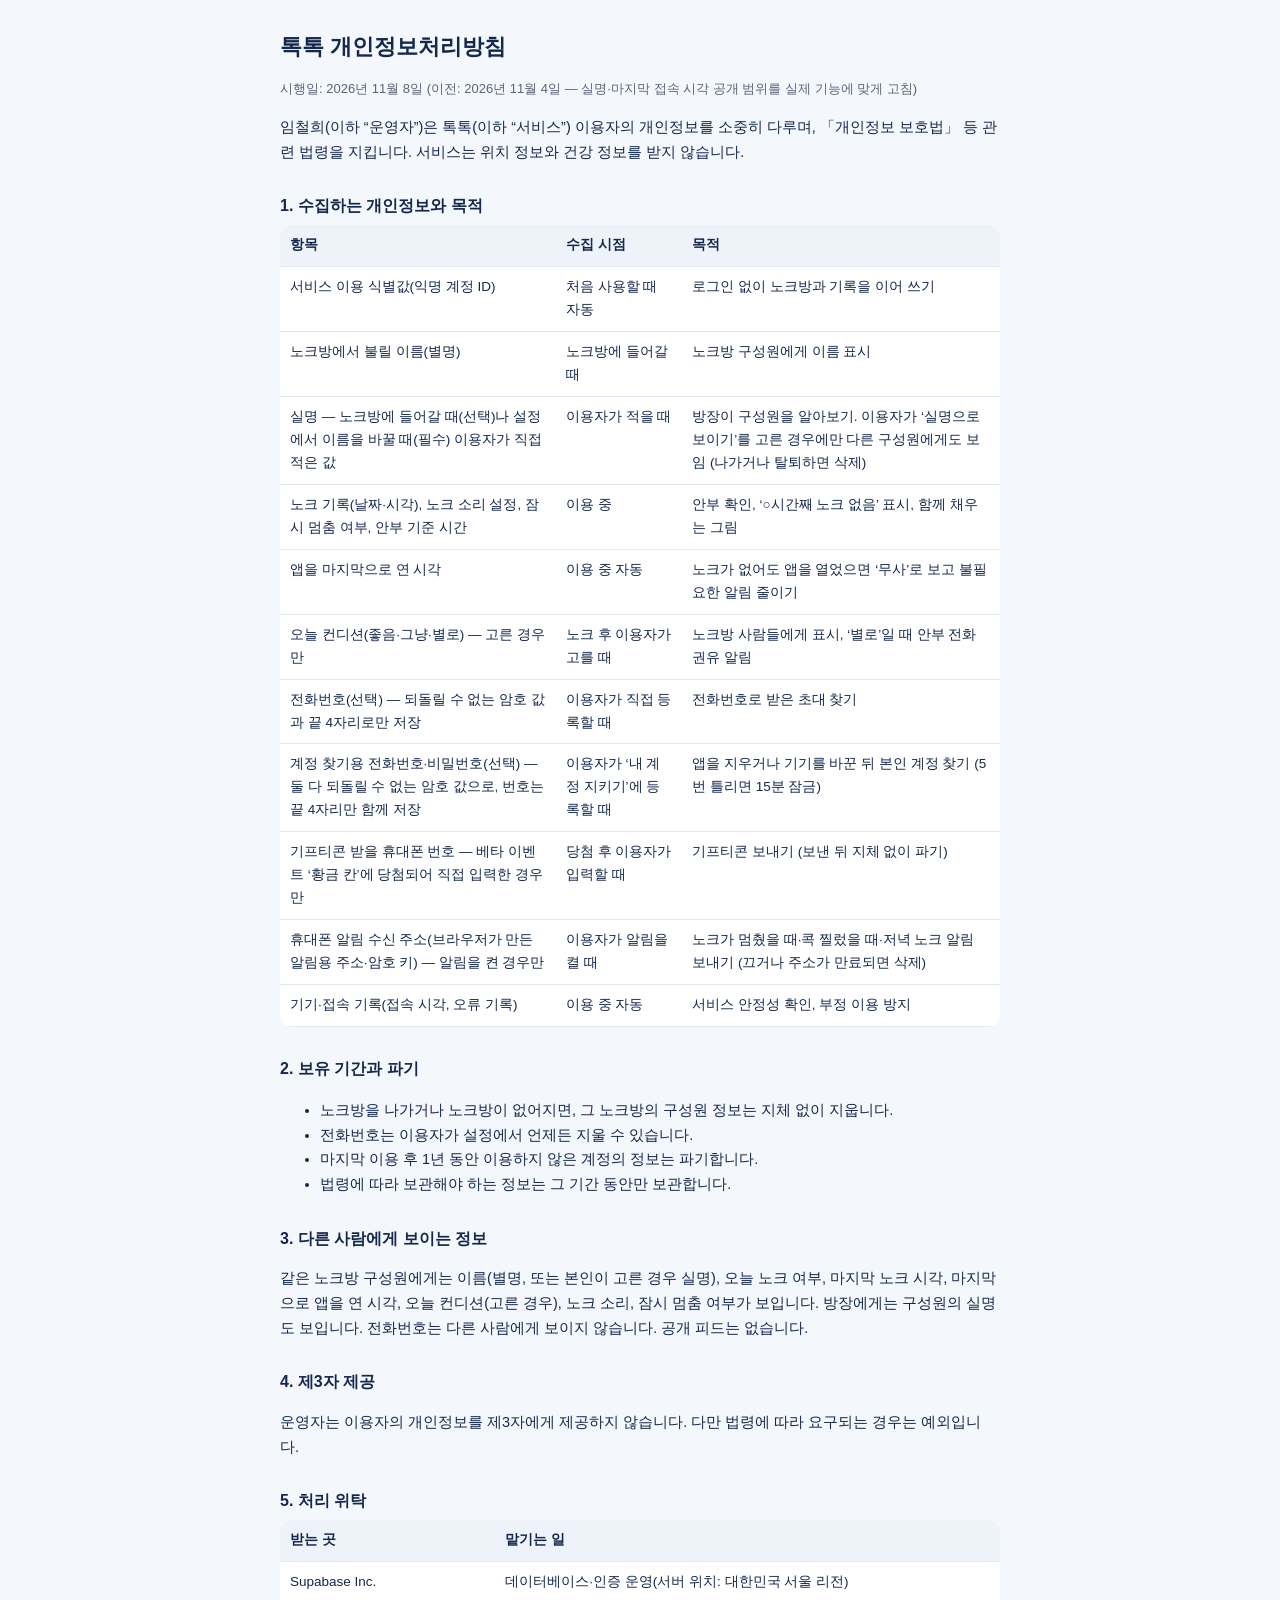
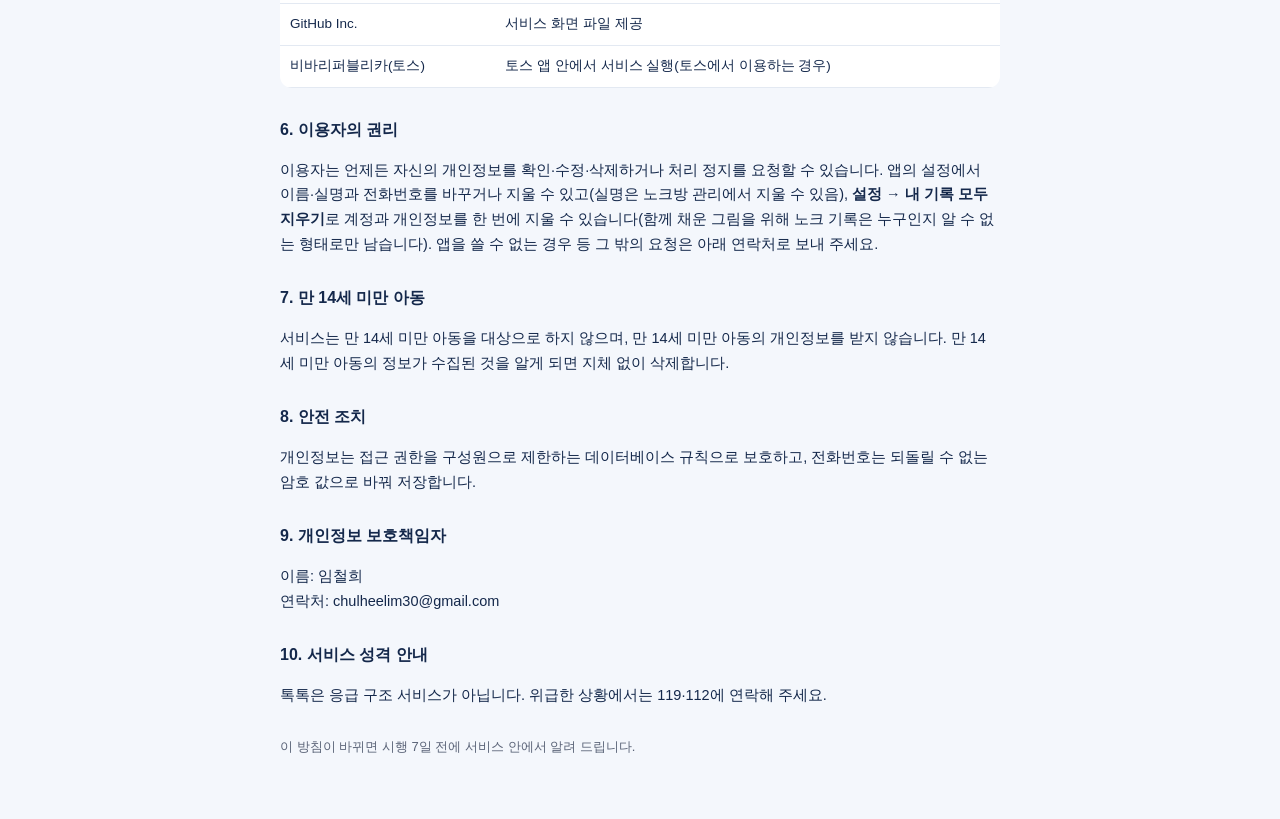
<file: privacy.html>
<!doctype html>
<html lang="ko">
<head>
<meta charset="utf-8">
<meta name="viewport" content="width=device-width, initial-scale=1, viewport-fit=cover">
<title>톡톡 개인정보처리방침</title>
<style>
:root{--bg:#f4f7fc;--ink:#14284b;--mut:#5b6478;--line:#e3e9f2}
body{margin:0;background:var(--bg);color:var(--ink);font-family:-apple-system,"Apple SD Gothic Neo","Noto Sans KR",sans-serif;line-height:1.7}
main{max-width:720px;margin:0 auto;padding:28px 18px 48px}
h1{font-size:22px;margin:0 0 4px}
h2{font-size:16px;margin:28px 0 6px}
p,li{font-size:14.5px}
.mut{color:var(--mut);font-size:13px}
table{width:100%;border-collapse:collapse;font-size:13.5px;background:#fff;border-radius:12px;overflow:hidden}
th,td{border-bottom:1px solid var(--line);padding:9px 10px;text-align:left;vertical-align:top}
th{background:#eef3fa;font-weight:700}
.wrap{overflow-x:auto}
a{color:#1f5fa8}
</style>
</head>
<body>
<main>
<h1>톡톡 개인정보처리방침</h1>
<p class="mut">시행일: 2026년 11월 8일 (이전: 2026년 11월 4일 — 실명·마지막 접속 시각 공개 범위를 실제 기능에 맞게 고침)</p>

<p>임철희(이하 “운영자”)은 톡톡(이하 “서비스”) 이용자의 개인정보를 소중히 다루며, 「개인정보 보호법」 등 관련 법령을 지킵니다. 서비스는 위치 정보와 건강 정보를 받지 않습니다.</p>

<h2>1. 수집하는 개인정보와 목적</h2>
<div class="wrap"><table>
<tr><th>항목</th><th>수집 시점</th><th>목적</th></tr>
<tr><td>서비스 이용 식별값(익명 계정 ID)</td><td>처음 사용할 때 자동</td><td>로그인 없이 노크방과 기록을 이어 쓰기</td></tr>
<tr><td>노크방에서 불릴 이름(별명)</td><td>노크방에 들어갈 때</td><td>노크방 구성원에게 이름 표시</td></tr>
<tr><td>실명 — 노크방에 들어갈 때(선택)나 설정에서 이름을 바꿀 때(필수) 이용자가 직접 적은 값</td><td>이용자가 적을 때</td><td>방장이 구성원을 알아보기. 이용자가 ‘실명으로 보이기’를 고른 경우에만 다른 구성원에게도 보임 (나가거나 탈퇴하면 삭제)</td></tr>
<tr><td>노크 기록(날짜·시각), 노크 소리 설정, 잠시 멈춤 여부, 안부 기준 시간</td><td>이용 중</td><td>안부 확인, ‘○시간째 노크 없음’ 표시, 함께 채우는 그림</td></tr>
<tr><td>앱을 마지막으로 연 시각</td><td>이용 중 자동</td><td>노크가 없어도 앱을 열었으면 ‘무사’로 보고 불필요한 알림 줄이기</td></tr>
<tr><td>오늘 컨디션(좋음·그냥·별로) — 고른 경우만</td><td>노크 후 이용자가 고를 때</td><td>노크방 사람들에게 표시, ‘별로’일 때 안부 전화 권유 알림</td></tr>
<tr><td>전화번호(선택) — 되돌릴 수 없는 암호 값과 끝 4자리로만 저장</td><td>이용자가 직접 등록할 때</td><td>전화번호로 받은 초대 찾기</td></tr>
<tr><td>계정 찾기용 전화번호·비밀번호(선택) — 둘 다 되돌릴 수 없는 암호 값으로, 번호는 끝 4자리만 함께 저장</td><td>이용자가 ‘내 계정 지키기’에 등록할 때</td><td>앱을 지우거나 기기를 바꾼 뒤 본인 계정 찾기 (5번 틀리면 15분 잠금)</td></tr>
<tr><td>기프티콘 받을 휴대폰 번호 — 베타 이벤트 ‘황금 칸’에 당첨되어 직접 입력한 경우만</td><td>당첨 후 이용자가 입력할 때</td><td>기프티콘 보내기 (보낸 뒤 지체 없이 파기)</td></tr>
<tr><td>휴대폰 알림 수신 주소(브라우저가 만든 알림용 주소·암호 키) — 알림을 켠 경우만</td><td>이용자가 알림을 켤 때</td><td>노크가 멈췄을 때·콕 찔렀을 때·저녁 노크 알림 보내기 (끄거나 주소가 만료되면 삭제)</td></tr>
<tr><td>기기·접속 기록(접속 시각, 오류 기록)</td><td>이용 중 자동</td><td>서비스 안정성 확인, 부정 이용 방지</td></tr>
</table></div>

<h2>2. 보유 기간과 파기</h2>
<ul>
<li>노크방을 나가거나 노크방이 없어지면, 그 노크방의 구성원 정보는 지체 없이 지웁니다.</li>
<li>전화번호는 이용자가 설정에서 언제든 지울 수 있습니다.</li>
<li>마지막 이용 후 1년 동안 이용하지 않은 계정의 정보는 파기합니다.</li>
<li>법령에 따라 보관해야 하는 정보는 그 기간 동안만 보관합니다.</li>
</ul>

<h2>3. 다른 사람에게 보이는 정보</h2>
<p>같은 노크방 구성원에게는 이름(별명, 또는 본인이 고른 경우 실명), 오늘 노크 여부, 마지막 노크 시각, 마지막으로 앱을 연 시각, 오늘 컨디션(고른 경우), 노크 소리, 잠시 멈춤 여부가 보입니다. 방장에게는 구성원의 실명도 보입니다. 전화번호는 다른 사람에게 보이지 않습니다. 공개 피드는 없습니다.</p>

<h2>4. 제3자 제공</h2>
<p>운영자는 이용자의 개인정보를 제3자에게 제공하지 않습니다. 다만 법령에 따라 요구되는 경우는 예외입니다.</p>

<h2>5. 처리 위탁</h2>
<div class="wrap"><table>
<tr><th>받는 곳</th><th>맡기는 일</th></tr>
<tr><td>Supabase Inc.</td><td>데이터베이스·인증 운영(서버 위치: 대한민국 서울 리전)</td></tr>
<tr><td>GitHub Inc.</td><td>서비스 화면 파일 제공</td></tr>
<tr><td>비바리퍼블리카(토스)</td><td>토스 앱 안에서 서비스 실행(토스에서 이용하는 경우)</td></tr>
</table></div>

<h2>6. 이용자의 권리</h2>
<p>이용자는 언제든 자신의 개인정보를 확인·수정·삭제하거나 처리 정지를 요청할 수 있습니다. 앱의 설정에서 이름·실명과 전화번호를 바꾸거나 지울 수 있고(실명은 노크방 관리에서 지울 수 있음), <b>설정 → 내 기록 모두 지우기</b>로 계정과 개인정보를 한 번에 지울 수 있습니다(함께 채운 그림을 위해 노크 기록은 누구인지 알 수 없는 형태로만 남습니다). 앱을 쓸 수 없는 경우 등 그 밖의 요청은 아래 연락처로 보내 주세요.</p>

<h2>7. 만 14세 미만 아동</h2>
<p>서비스는 만 14세 미만 아동을 대상으로 하지 않으며, 만 14세 미만 아동의 개인정보를 받지 않습니다. 만 14세 미만 아동의 정보가 수집된 것을 알게 되면 지체 없이 삭제합니다.</p>

<h2>8. 안전 조치</h2>
<p>개인정보는 접근 권한을 구성원으로 제한하는 데이터베이스 규칙으로 보호하고, 전화번호는 되돌릴 수 없는 암호 값으로 바꿔 저장합니다.</p>

<h2>9. 개인정보 보호책임자</h2>
<p>이름: 임철희<br>연락처: chulheelim30@gmail.com</p>

<h2>10. 서비스 성격 안내</h2>
<p>톡톡은 응급 구조 서비스가 아닙니다. 위급한 상황에서는 119·112에 연락해 주세요.</p>

<p class="mut" style="margin-top:28px">이 방침이 바뀌면 시행 7일 전에 서비스 안에서 알려 드립니다.</p>
</main>
</body>
</html>
</file>
<file: app-21865120.css>
:root{--navy:#14284b;--blue:#1f5fa8;--sky:#2f80d1;--bg:#f4f7fc;--line:#e3e9f2;--mut:#5b6478;--mut2:#8791a3;--ok:#1e7d4f;--warn:#b26b00;--gold:#e0b04a;--safe-b:env(safe-area-inset-bottom,0px);--safe-t:env(safe-area-inset-top,0px)}
*{box-sizing:border-box;-webkit-tap-highlight-color:transparent}
html,body{margin:0;height:100%;background:#dfe7f2;font-family:-apple-system,"Apple SD Gothic Neo","Malgun Gothic","맑은 고딕","Noto Sans KR",sans-serif;color:#1b2433;word-break:keep-all;overscroll-behavior:none}
button{font:inherit;border:0;background:none;color:inherit;cursor:pointer;padding:0}
#app{position:relative;max-width:440px;height:100%;margin:0 auto;background:var(--bg);overflow:hidden;box-shadow:0 0 40px rgba(20,40,75,.15)}
.view{position:absolute;inset:0;bottom:calc(64px + var(--safe-b));overflow-y:auto;padding:calc(12px + var(--safe-t)) 0 20px;-webkit-overflow-scrolling:touch}
.view.hide{display:none}
.top{display:flex;align-items:center;justify-content:space-between;padding:6px 18px 6px}
.logo{display:flex;align-items:center;gap:7px;font-weight:800;font-size:20px;color:var(--navy)}
.chip{font-size:12px;background:#e7f0fb;color:var(--blue);border-radius:20px;padding:5px 11px;font-weight:700;white-space:nowrap}
.chip.g{background:#e4f5ec;color:var(--ok)}.chip.y{background:#fff1d6;color:var(--warn)}
.card{background:#fff;border-radius:20px;margin:10px 14px;padding:14px 16px;box-shadow:0 2px 10px rgba(20,40,75,.07)}
.t1{font-size:15px;font-weight:800;color:var(--navy)}.t2{font-size:13px;color:var(--mut)}.t3{font-size:11.5px;color:var(--mut2)}
.row{display:flex;align-items:center;gap:10px}.sp{flex:1}
.bar{height:8px;background:var(--line);border-radius:6px;overflow:hidden;margin-top:8px}.bar i{display:block;height:100%;background:var(--sky);border-radius:6px;transition:width .5s}
.board{position:relative;width:100%;aspect-ratio:6/5;margin-top:10px;border-radius:16px;overflow:hidden;background:#cfe0f3}
.board>svg{position:absolute;inset:0;width:100%;height:100%}
.grid{position:absolute;inset:0;display:grid;grid-template-columns:repeat(6,1fr);grid-template-rows:repeat(5,1fr)}
.grid div{border:1px solid rgba(255,255,255,.5);transition:opacity .7s,transform .7s}
.grid .c{background:#d9e7f7;display:flex;align-items:center;justify-content:center}
.grid .c svg{width:30%;opacity:.8}
.grid .open{opacity:0;transform:scale(.6)}
.grid .flash{animation:fl 1.2s ease-out}
@keyframes fl{0%{box-shadow:inset 0 0 0 0 #ffd34d}30%{box-shadow:inset 0 0 0 5px #ffd34d}100%{box-shadow:inset 0 0 0 0 #ffd34d}}
.knockwrap{display:flex;flex-direction:column;align-items:center;margin-top:16px;user-select:none;-webkit-user-select:none}
.knock{position:relative;width:150px;height:150px;border-radius:50%;background:radial-gradient(circle at 35% 30%,#6fb1f2,#1f5fa8);display:flex;flex-direction:column;align-items:center;justify-content:center;color:#fff;box-shadow:0 10px 26px rgba(31,95,168,.35),0 0 0 12px rgba(47,128,209,.12);transition:transform .12s;touch-action:manipulation}
.knock:active{transform:scale(.95)}
.knock b{font-size:19px;margin-top:6px;letter-spacing:.02em}
.knock.done{background:radial-gradient(circle at 35% 30%,#7fd3a6,#1e7d4f);box-shadow:0 10px 26px rgba(30,125,79,.3),0 0 0 12px rgba(30,125,79,.12)}
.ripple{position:absolute;inset:0;border-radius:50%;border:3px solid #6fb1f2;animation:rp .8s ease-out forwards;pointer-events:none}
@keyframes rp{from{transform:scale(1);opacity:.9}to{transform:scale(1.7);opacity:0}}
.cap{text-align:center;font-size:13.5px;color:#3f4a5c;margin-top:14px;min-height:20px}
.chips{display:flex;justify-content:center;gap:8px;margin-top:12px;flex-wrap:wrap}
.nav{position:absolute;left:0;right:0;bottom:0;height:calc(64px + var(--safe-b));padding-bottom:var(--safe-b);background:#fff;border-top:1px solid var(--line);display:flex;justify-content:space-around;align-items:center;z-index:20}
.nav button{flex:1;display:flex;flex-direction:column;align-items:center;gap:3px;font-size:11px;color:var(--mut2);padding:6px 0}
.nav button.on{color:var(--blue);font-weight:800}
.nav svg{width:24px;height:24px}
.mem{display:flex;align-items:center;gap:12px;padding:11px 0;border-bottom:1px solid #eef2f7}.mem:last-child{border-bottom:0}
.av{flex:0 0 42px;height:42px;border-radius:50%;display:flex;align-items:center;justify-content:center;color:#fff;font-weight:800;font-size:13px}
.btn{display:block;width:100%;text-align:center;border-radius:16px;padding:15px;font-weight:800;font-size:15px}
.bp{background:var(--blue);color:#fff}.bs{background:#e7f0fb;color:var(--blue)}.bw{background:#fff;color:var(--navy);border:1px solid var(--line)}
.btn:active{opacity:.8}
.mini{font-size:12px;font-weight:800;border-radius:12px;padding:7px 11px;white-space:nowrap}
.code{font-size:32px;font-weight:800;letter-spacing:8px;color:var(--navy);text-align:center;margin:8px 0}
.albumgrid{display:grid;grid-template-columns:repeat(3,1fr);gap:10px}
.th{position:relative;aspect-ratio:6/5;border-radius:12px;overflow:hidden;background:#dfe7f1}
.th svg{width:100%;height:100%;display:block}
.lock{position:absolute;inset:0;display:flex;align-items:center;justify-content:center;color:var(--mut2);font-size:12px;font-weight:700;background:#dfe7f1}
.prog{position:absolute;left:6px;right:6px;bottom:6px;height:5px;border-radius:4px;background:rgba(255,255,255,.7);overflow:hidden}.prog i{display:block;height:100%;background:var(--sky)}
.set{display:flex;align-items:center;padding:14px 0;border-bottom:1px solid #eef2f7;gap:10px}.set:last-child{border-bottom:0}
.sw{width:50px;height:30px;border-radius:15px;background:#c9d3e0;position:relative;transition:.2s;flex:0 0 50px}.sw:after{content:"";position:absolute;left:3px;top:3px;width:24px;height:24px;border-radius:50%;background:#fff;transition:.2s;box-shadow:0 1px 3px rgba(0,0,0,.2)}
.sw.on{background:var(--sky)}.sw.on:after{left:23px}
input[type=range]{width:100%;accent-color:var(--sky)}
.demo{border:2px dashed #b9cbe3;background:#f7faff}
.toast{position:absolute;left:50%;bottom:calc(84px + var(--safe-b));transform:translateX(-50%) translateY(20px);background:rgba(20,40,75,.94);color:#fff;font-size:13.5px;padding:12px 18px;border-radius:14px;opacity:0;transition:.3s;z-index:60;max-width:88%;text-align:center;pointer-events:none}
.toast.on{opacity:1;transform:translateX(-50%) translateY(0)}
.sheet{position:absolute;inset:0;z-index:50;display:none}
.sheet.on{display:block}
.sheet .dim{position:absolute;inset:0;background:rgba(10,20,40,.45)}
.sheet .pan{position:absolute;left:0;right:0;bottom:0;max-height:92%;overflow-y:auto;background:var(--bg);border-radius:24px 24px 0 0;padding:10px 0 calc(20px + var(--safe-b));animation:up .25s ease-out}
@keyframes up{from{transform:translateY(40%)}to{transform:translateY(0)}}
.grab{width:44px;height:5px;border-radius:3px;background:#c9d3e0;margin:4px auto 10px}
.full{position:absolute;inset:0;z-index:70;display:none;overflow-y:auto;padding:calc(20px + var(--safe-t)) 0 calc(24px + var(--safe-b))}
.full.on{display:block}
.plan{border:2px solid var(--line);border-radius:18px;padding:13px 15px;margin:10px 14px;background:#fff}
.plan.sel{border-color:var(--blue);background:#f3f8ff}
.price{font-size:21px;font-weight:800;color:var(--navy)}
.tag{font-size:11px;font-weight:800;color:#fff;background:var(--blue);border-radius:10px;padding:2px 8px;margin-left:6px}
.lockscr{background:linear-gradient(170deg,#3a3f4b,#6b7483)}
.ntf{background:rgba(255,255,255,.96);border-radius:20px;padding:13px 15px;margin:10px 14px;box-shadow:0 4px 14px rgba(0,0,0,.15)}
.ak{background:#fff;border-radius:16px;overflow:hidden;margin:10px 14px;box-shadow:0 2px 8px rgba(0,0,0,.1)}
.ak .h{background:#fee500;padding:9px 13px;font-size:12px;font-weight:800;color:#3c1e1e}
.onb{background:linear-gradient(160deg,#0f2342 0%,#1f5fa8 100%);color:#fff}
.onb input{width:100%;font-size:17px;padding:15px 16px;border-radius:14px;border:0;margin-top:10px;font-family:inherit}
.dots{display:flex;gap:6px;justify-content:center;margin:18px 0}.dots i{width:8px;height:8px;border-radius:50%;background:rgba(255,255,255,.35)}.dots i.on{background:#fff;width:22px;border-radius:4px}
.wall{background:linear-gradient(160deg,#20406e 0%,#3c78c0 55%,#a9d0f5 100%);color:#fff}
.wg{background:rgba(255,255,255,.94);border-radius:24px;padding:14px;color:var(--navy);box-shadow:0 6px 18px rgba(0,0,0,.18)}
.confetti{position:absolute;inset:0;pointer-events:none;z-index:80;overflow:hidden}
.confetti i{position:absolute;top:-10px;width:9px;height:14px;border-radius:2px;animation:cf 1.8s ease-in forwards}
@keyframes cf{to{transform:translateY(110vh) rotate(540deg)}}
.small{font-size:11px;color:var(--mut2);text-align:center;margin:8px 16px}

/* 월별 그림 */
.board>img.art{position:absolute;inset:0;width:100%;height:100%;object-fit:cover;display:block}
.th img.art{width:100%;height:100%;object-fit:cover;display:block}
.grid .c{background:rgba(222,233,247,.96)}

/* v0.3 */
.sheet{z-index:75}
.toast{z-index:95}
.sheet input.inp{width:100%;font-size:17px;padding:15px 16px;border-radius:14px;border:1px solid var(--line);font-family:inherit;background:#fff}
.sec{font-size:12.5px;font-weight:800;color:#6b7a99;margin:14px 0 4px}
#roomDot{display:none;width:7px;height:7px;border-radius:50%;background:#e0574a;margin-left:4px;vertical-align:middle}
</file>
<file: theme.css>
/* 톡톡 테마 v2.0 — 따뜻한 베이지 + 세이지 그린 (배치·기능은 그대로, 색만. 이 파일 링크를 지우면 원래 디자인) */
:root{--navy:#3A3128;--blue:#5E7590;--sky:#5E7E9C;--bg:#F4ECDF;--line:#E8DCC8;--mut:#6E6152;--mut2:#8F8270;--ok:#4F6E52;--warn:#9A5A1F;--gold:#D9AE52;
 --card:#FBF7EF;--sage:#9DB59A;--sage-d:#5F7D60;--coral:#F2C3BB;--coral-t:#7A2C23;--peach:#F3D9BD;--peach-t:#6A3812;--grad:none}
html,body{background:#E9DFCF;color:#3A3128}
#app{background:var(--bg)}
#app::after{display:none}
.view,.nav{z-index:1}
/* 인사말 */
.day-line{text-align:center;font-size:13px;font-weight:600;color:var(--mut);letter-spacing:.2px;padding-top:14px}
.hello{margin:6px 22px 4px;text-align:center;font-size:25px;line-height:1.35;font-weight:700;letter-spacing:-.4px;color:#4D6A86}
.hello small{display:block;margin-top:4px;font-size:14px;font-weight:500;letter-spacing:0;color:var(--mut);-webkit-text-fill-color:var(--mut)}
.top .logo{font-size:17px;font-weight:700}
.top .chip{background:var(--card);border:1px solid var(--line);color:var(--navy);box-shadow:0 1px 4px rgba(90,70,40,.06)}
/* 그림 카드 */
.polaroid{transform:none;margin:14px 18px 6px;padding:12px;border-radius:28px;border:1px solid var(--line);background:var(--card);
 box-shadow:0 10px 30px rgba(110,90,60,.10)}
.polaroid .tape{display:none}
.polaroid .pic-btn,.board{border-radius:20px}
.board{background:#EFE6D8}
.grid .c{background:#E8DCC8}
.pic-chip{background:rgba(251,247,239,.9);color:var(--navy);backdrop-filter:blur(6px);-webkit-backdrop-filter:blur(6px)}
/* 일반 카드 */
.card{background:var(--card);border-radius:24px;border:1px solid var(--line);box-shadow:0 4px 18px rgba(110,90,60,.07)}
.mem,.set{border-bottom-color:#EDE3D3}
/* 풍년이 말풍선 */
.pung-say.knock-head{background:var(--card)!important;border:1px solid var(--line)!important;border-radius:22px!important;box-shadow:0 4px 14px rgba(110,90,60,.08)}
.cap{color:var(--mut)}
/* 노크 버튼 */
.knock{background:radial-gradient(circle at 35% 30%,#9DB2C6,#5E7590)}
.ripple{border-color:var(--sage)}
/* 칩 */
.chip{background:#E6E2D6;color:#3F5770}
.chip.g{background:#D3E0CF;color:#2F4A33}
.chip.y{background:var(--peach);color:var(--peach-t)}
.chips .chip{background:var(--card);border:1px solid var(--line);color:var(--navy);font-weight:600;padding:7px 13px}
.chips .chip.g{color:#2F4A33}
/* 버튼 */
.bs{background:#E6E2D6;color:#3F5770}
.bw{background:var(--card)}
.plan{background:var(--card)}
.plan.sel{background:#F6EFE3}
.demo{border-color:#D9C7A6;background:#FBF7EF}
.sw{background:#DDD3C3}
.sw.on{background:var(--sage-d)}
.grab{background:#D9CDB9}
.sheet input.inp{background:var(--card)}
/* 그림첩: 잠긴 그림은 세이지 톤 */
.th,.lock{background:#B8C9B4}
.lock{color:#3E513C}
.th.blur img,.th.blur video{filter:blur(4px) saturate(.9)!important;transform:scale(1.08)!important}
.pv img.pv-blur,.pv video.pv-blur{filter:blur(8px) saturate(.9)!important;transform:scale(1.1)!important}
#picBuy{display:none!important}
/* 첫 화면·벽 */
.onb{background:linear-gradient(160deg,#3F5243 0%,#7F9C7C 100%)}
.wall{background:linear-gradient(160deg,#5E7590 0%,#9DB59A 55%,#E9DCC4 100%)}
.wg{background:rgba(251,247,239,.95)}
/* 노크방 상태 (글자 안에 박힌 색을 부드러운 톤으로) */
[style*="background:#fde8e6"]{background:var(--coral)!important;color:var(--coral-t)!important}
[style*="background:#fff1d6"]{background:var(--blue)!important;color:#fff!important}
[style*="color:#c0392b"]:not([style*="background"]){color:#A2493D!important}
[style*="color:#1f5fa8"]:not([style*="background"]){color:#4D6A86!important}
[style*="background:#14284b"]{background:#1F2B45!important}
/* 아래 메뉴: 떠 있는 알약 */
.view{bottom:calc(86px + var(--safe-b))}
.nav{left:14px;right:14px;bottom:calc(12px + var(--safe-b));height:62px;padding-bottom:0;border:1px solid var(--line);border-radius:31px;
 background:rgba(251,247,239,.92);backdrop-filter:blur(14px);-webkit-backdrop-filter:blur(14px);box-shadow:0 8px 28px rgba(110,90,60,.14)}
.nav button{border-radius:24px;margin:0 4px;font-weight:600;color:var(--mut)}
.nav button.on{color:var(--navy);background:#EBDDC6}
.about-link{color:var(--mut);text-decoration:none}
</file>
